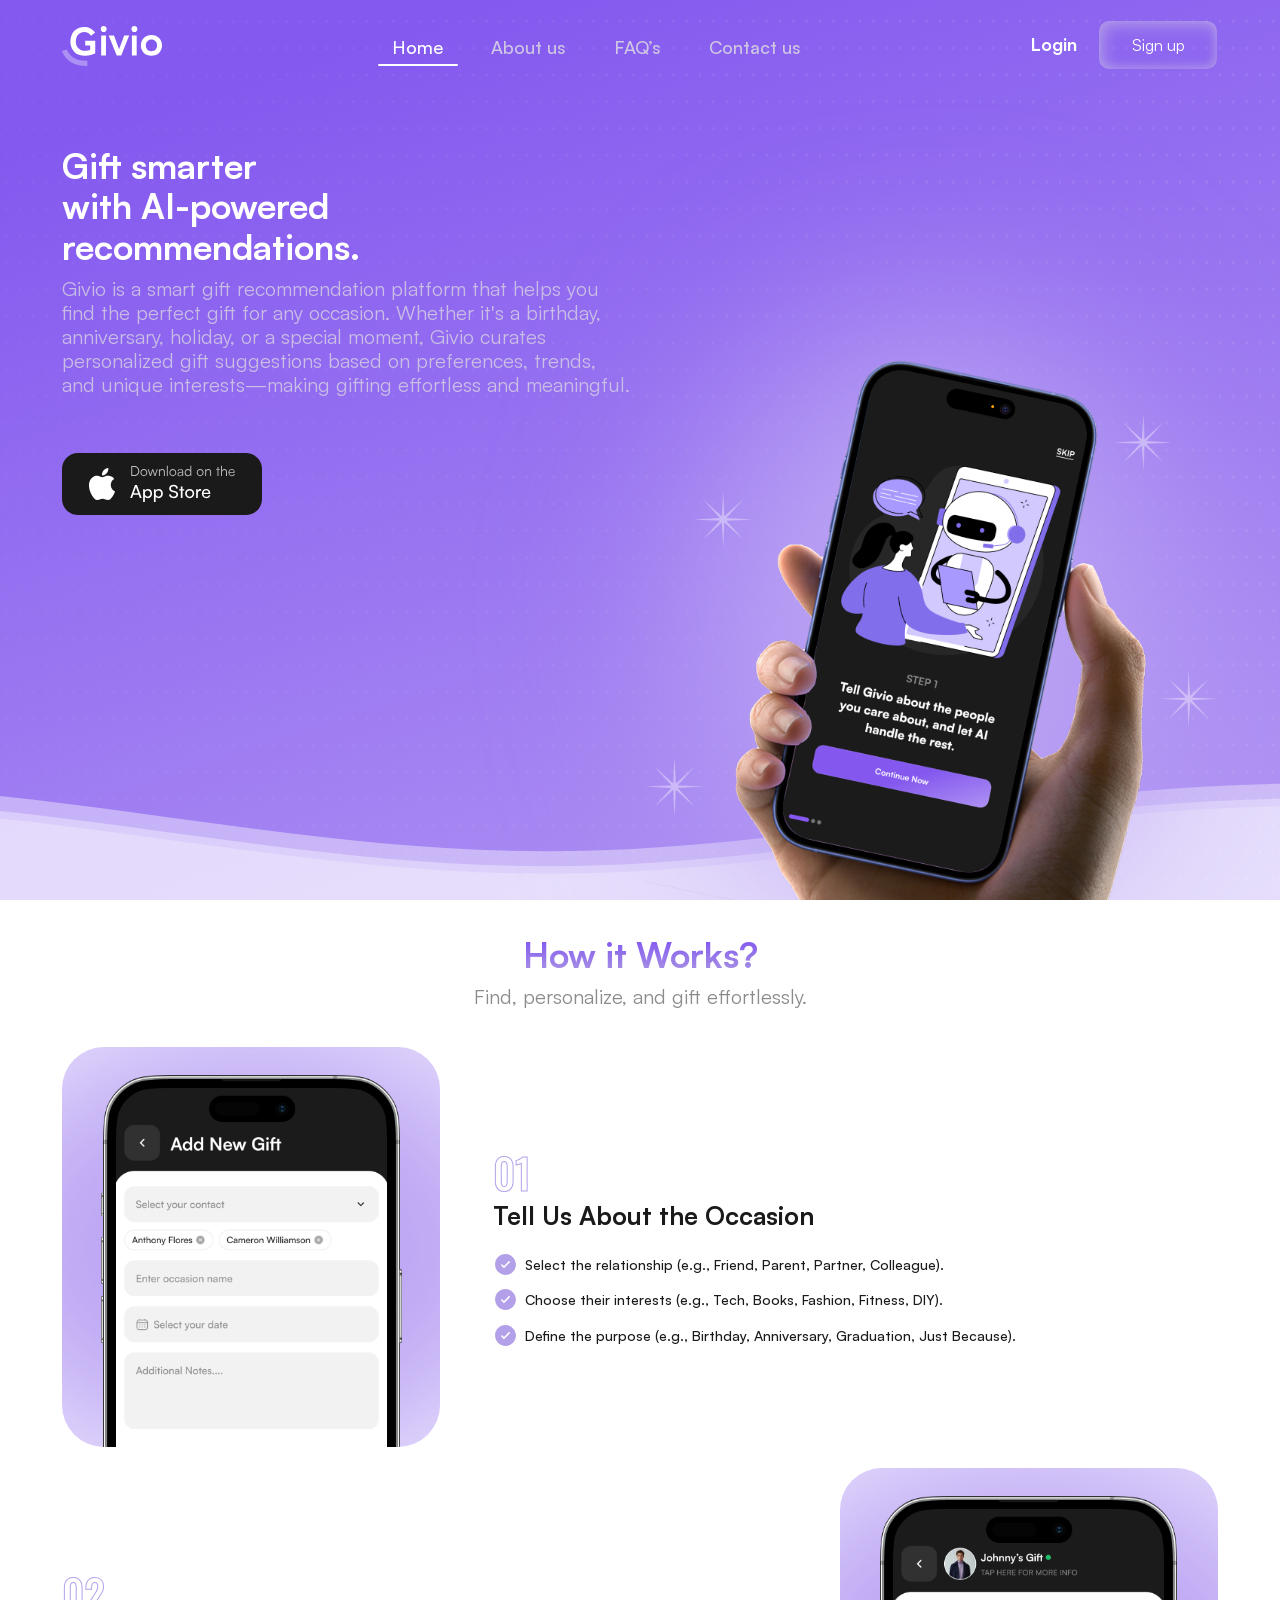
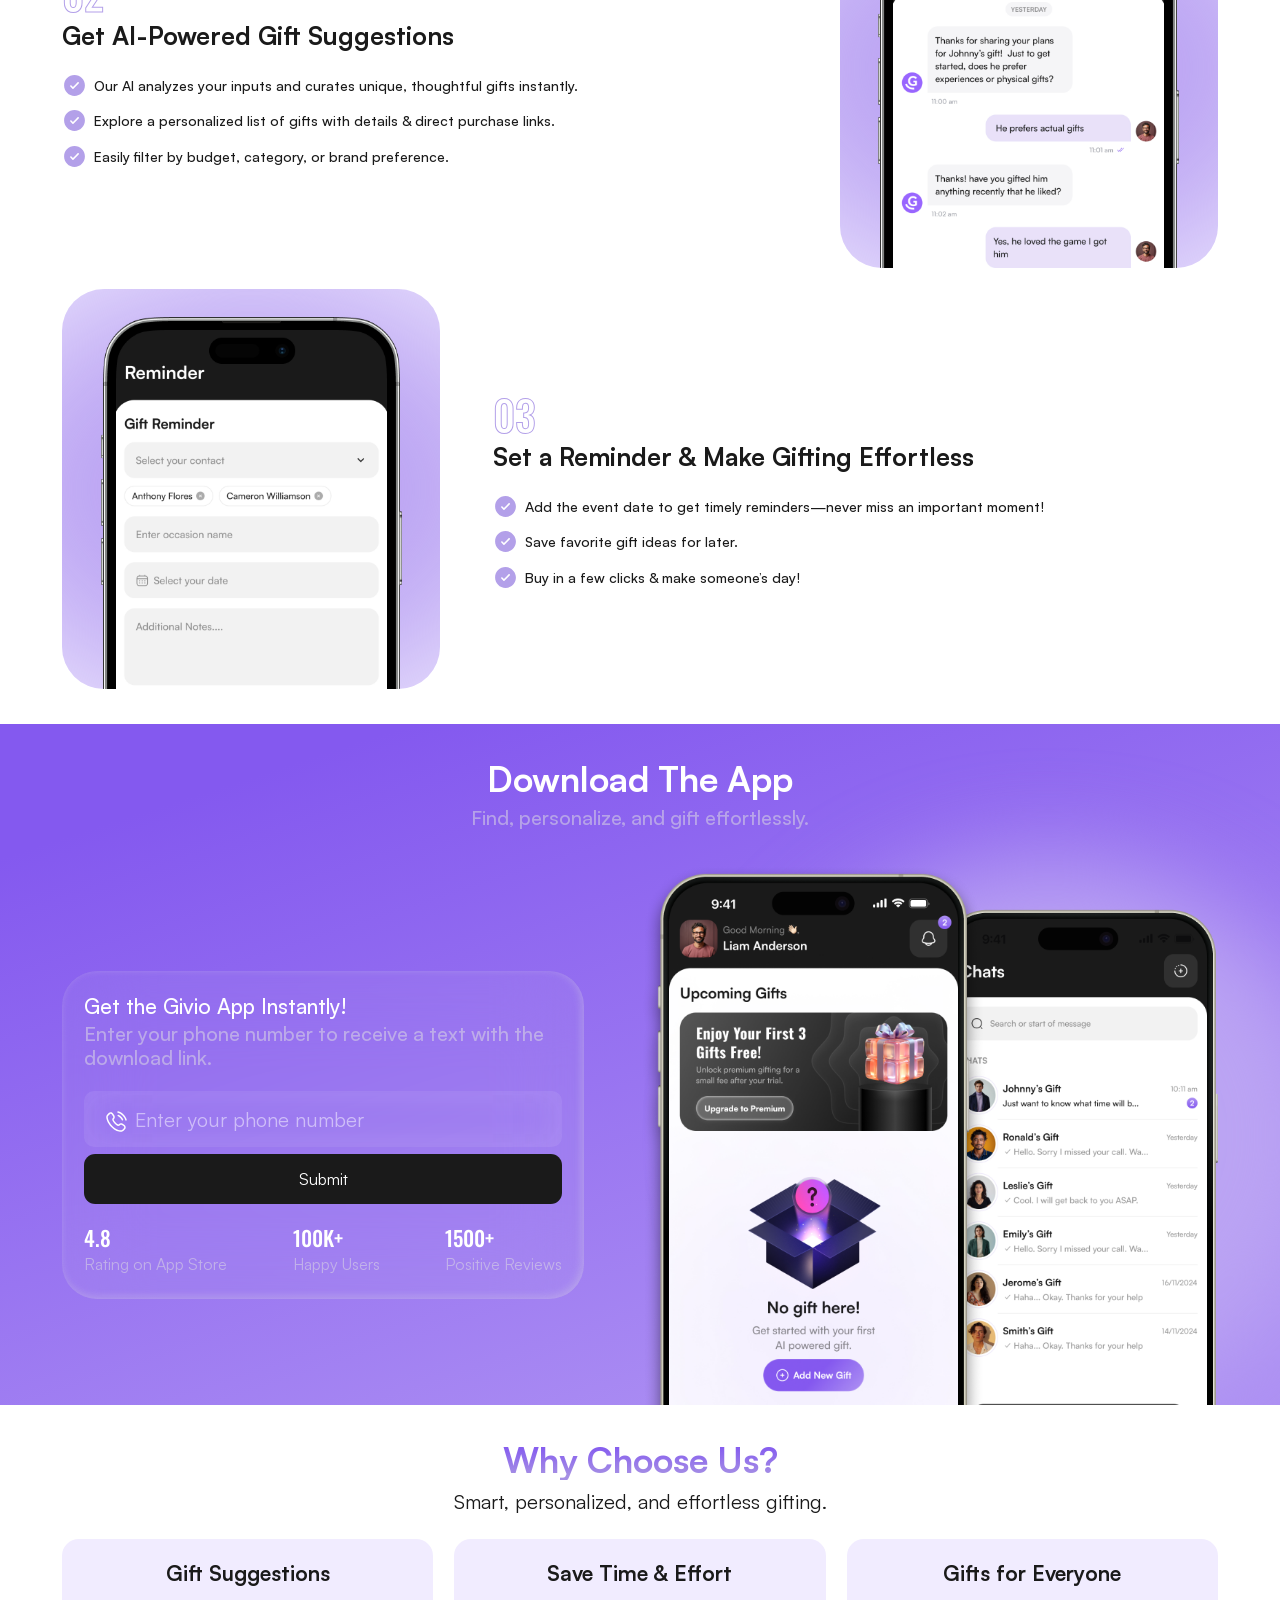
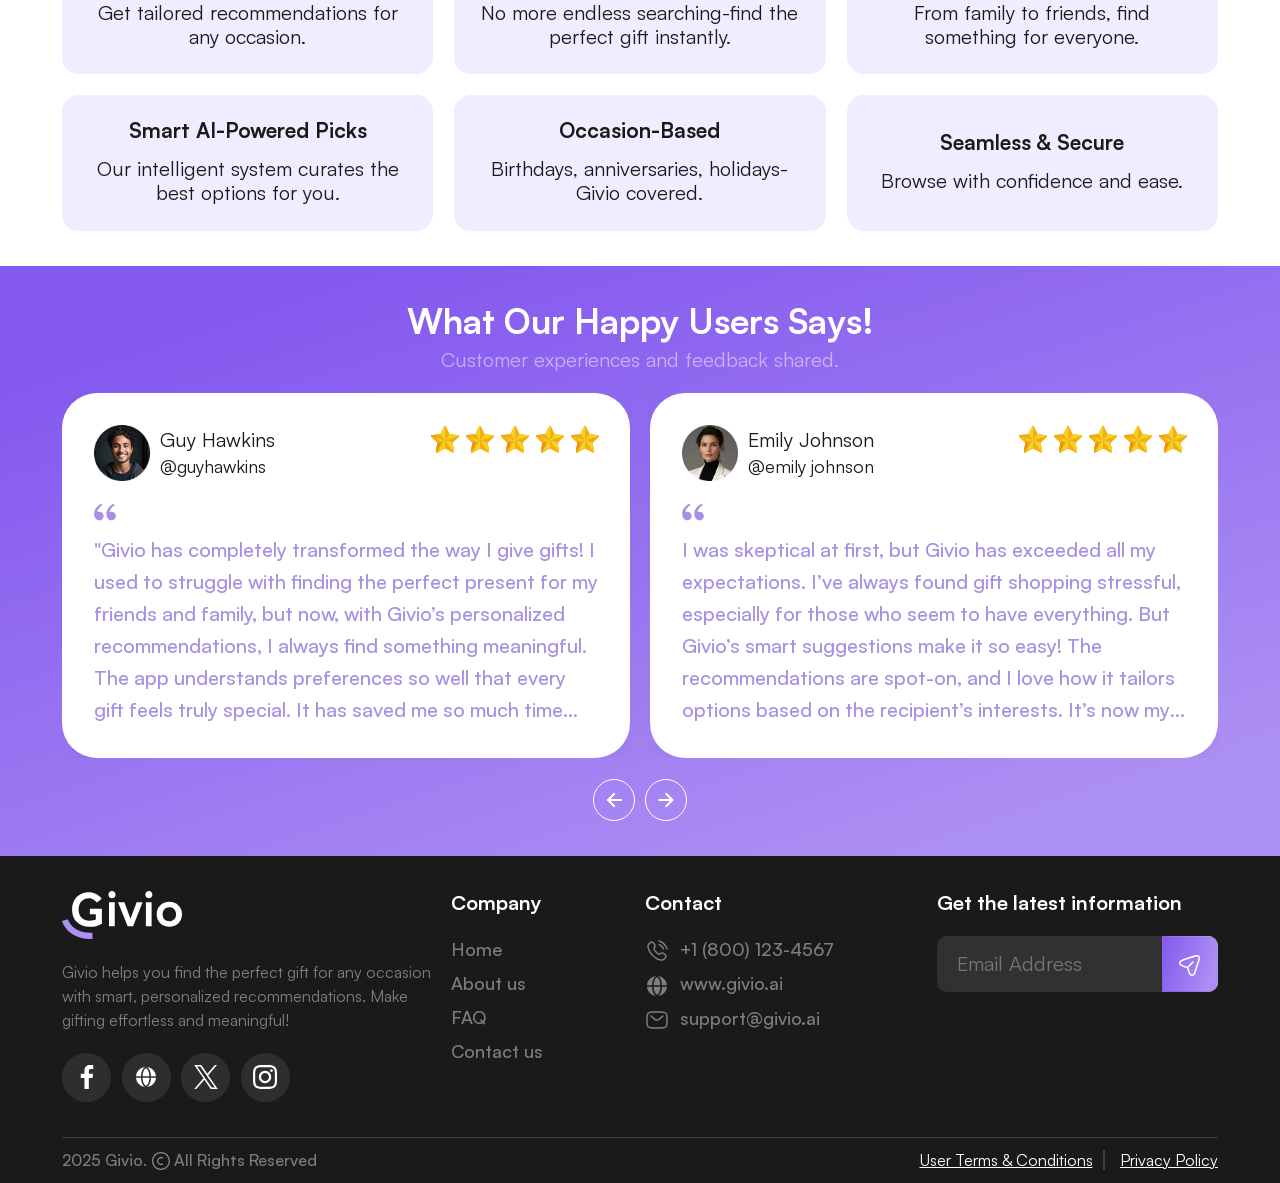
<file: index.html>
<!DOCTYPE html>
<html lang="en">
  <head>
    <meta charset="UTF-8" />
    <meta http-equiv="X-UA-Compatible" content="IE=edge" />
    <meta name="viewport" content="width=device-width, initial-scale=1.0" />
    <meta name="viewport" content="width=device-width, initial-scale=1.0" />
    <meta name="title" content="Givio - Smart Gift Recommendations" />
    <meta
      name="description"
      content="Discover the perfect gift for any occasion with Givio, the smart gift recommendation platform. Curated suggestions based on preferences, trends, and unique interests make gifting effortless and meaningful."
    />
    <meta
      name="keywords"
      content="gift recommendations, personalized gifts, smart gifting, birthday gifts, anniversary gifts, holiday gifts, special occasion gifts, curated gifts"
    />
    <meta name="author" content="Givio" />
    <meta name="robots" content="index, follow" />
    <meta property="og:title" content="Givio - Smart Gift Recommendations" />
    <meta
      property="og:description"
      content="Find the perfect gift for birthdays, holidays, and special moments with Givio. Personalized and effortless gifting made simple."
    />
    <meta property="og:image" content="" />
    <meta property="og:url" content="" />
    <meta property="og:type" content="website" />
    <meta name="twitter:card" content="summary_large_image" />
    <meta name="twitter:title" content="Givio - Smart Gift Recommendations" />
    <meta
      name="twitter:description"
      content="Givio makes finding the perfect gift effortless with curated suggestions tailored to your needs."
    />
    <meta name="twitter:image" content="" />
    <title>Home | Givio</title>
    <link rel="stylesheet" href="./assets/css/style.css" />
    <link
      rel="icon"
      type="image/png"
      href="./assets/images/favicon/favicon-96x96.png"
      sizes="96x96"
    />
    <link
      rel="icon"
      type="image/svg+xml"
      href="./assets/images/favicon/favicon.svg"
    />
    <link rel="shortcut icon" href="./assets/images/favicon/favicon.ico" />
    <link
      rel="apple-touch-icon"
      sizes="180x180"
      href="./assets/images/favicon/apple-touch-icon.png"
    />
    <link rel="manifest" href="./site.webmanifest" />
  </head>
  <body>
    <!-- HEADER STARTS -->
    <header
      class="header-section position-fixed w-100 top-0 d-flex justify-content-center align-items-center"
    >
      <div class="container">
        <div class="d-flex justify-content-between align-items-center">
          <a href="index.html" class="logo-wrap w-100">
            <img
              src="./assets/images/logo/logo.svg"
              alt="Givio"
              class="w-100 h-100"
            />
          </a>
          <nav>
            <div class="header-overlay"></div>
            <ul class="header-nav-list d-flex align-items-center">
              <li>
                <a
                  href="index.html"
                  class="header-link h5 mb-0 fw-medium active"
                  >Home</a
                >
              </li>
              <li>
                <a href="about-us.html" class="header-link h5 mb-0 fw-medium"
                  >About us</a
                >
              </li>
              <li>
                <a href="faq.html" class="header-link h5 mb-0 fw-medium"
                  >FAQ’s</a
                >
              </li>
              <li>
                <a href="contact-us.html" class="header-link h5 mb-0 fw-medium"
                  >Contact us</a
                >
              </li>
            </ul>
          </nav>
          <div class="d-flex align-items-center gap-4 gap-sm-5">
            <a href="" class="h5 mb-0 fw-bold text-white mob-btn"
              ><span class="d-none d-lg-flex">Login</span
              ><span data-icon="iconLogin" class="d-flex d-lg-none"></span
            ></a>
            <a href="" class="custom-btn white-gradient-btn text-white mob-btn"
              ><span class="d-none d-lg-flex">Sign up</span
              ><span data-icon="iconRegister" class="d-flex d-lg-none"> </span
            ></a>
            <div
              class="hamburger d-block d-lg-none z-2 cursor-pointer"
              id="hamburger"
            >
              <div class="hamburger-line"></div>
              <div class="hamburger-line"></div>
              <div class="hamburger-line"></div>
            </div>
          </div>
        </div>
      </div>
    </header>
    <!-- HEADER ENDS -->
    <!-- HERO SECTION STARTS -->
    <section
      class="hero-section bg-primary-gradient overflow-hidden position-relative"
    >
      <div class="container min-h-inherit position-relative z-2">
        <div class="row min-h-inherit">
          <div class="col-12 col-lg-6">
            <div class="hero-content-wrap section-lg-pt">
              <h1 class="secondary-title fw-bolder mb-4">
                <span class="d-block">Gift smarter</span>
                <span class="d-inline-flex align-items-center gap-3"
                  >with AI-powered
                </span>
                <span class="d-block">recommendations.</span>
              </h1>
              <p class="h4 mb-0 fw-normal">
                Givio is a smart gift recommendation platform that helps you
                find the perfect gift for any occasion. Whether it's a birthday,
                anniversary, holiday, or a special moment, Givio curates
                personalized gift suggestions based on preferences, trends, and
                unique interests—making gifting effortless and meaningful.
              </p>
              <a
                href="https://www.apple.com/in/app-store/"
                target="_blank"
                class="hero-apple-store-btn d-inline-block"
              >
                <img
                  src="./assets/images/icons/apple-store-btn.svg"
                  alt="Apple Store"
                  class="w-100"
                />
              </a>
            </div>
          </div>
          <div class="col-12 col-lg-6 align-self-end">
            <div class="hero-img-wrap ms-lg-auto mx-auto position-relative">
              <img
                src="./assets/images/covers/hero-phone.png"
                alt="Phone in Hand"
                class="w-100 h-100 position-relative z-2"
              />
            </div>
          </div>
        </div>
      </div>

      <div class="hero-dots-bg position-absolute w-100 h-100 start-0 top-0">
        <img
          src="./assets/images/background/bg-dots.png"
          alt="Dots"
          class="w-100 h-100 z-n1"
        />
      </div>
      <div class="position-absolute w-100 bottom-0">
        <span data-icon="iconWave"></span>
      </div>
    </section>
    <!-- HERO SECTION ENDS -->
    <!-- HOW IT WORKS STARTS -->
    <section class="section-lg-py">
      <div class="container">
        <div class="text-center section-lg-mb">
          <h2 class="primary-title text-primary-gradient mb-3">
            How it Works?
          </h2>
          <p class="h4 mb-0 fw-normal lh-base opacity-50">
            Find, personalize, and gift effortlessly.
          </p>
        </div>
        <div class="row gap-4 gap-md-0 align-items-center section-sm-mb">
          <div class="col-md-4">
            <div class="how-it-work-img-wrap position-relative">
              <div class="how-it-work-img w-100">
                <img
                  src="./assets/images/covers/how-it-works-phone-1.png"
                  alt="Phone"
                  class="w-100 h-100"
                />
              </div>
            </div>
          </div>
          <div class="col-md-8">
            <div class="how-it-work-content-card">
              <span class="font-bordered font-secondary h1 d-inline-block mb-2"
                >01</span
              >
              <h3 class="fw-bold mb-5">Tell Us About the Occasion</h3>
              <ul class="how-it-work-list d-flex flex-column gap-4">
                <li class="d-flex align-items-center gap-3">
                  <span
                    data-icon="circleStar"
                    class="flex-center text-light-purple"
                  ></span>
                  <p class="paragraph-sm-text mb-0">
                    Select the relationship (e.g., Friend, Parent, Partner,
                    Colleague).
                  </p>
                </li>
                <li class="d-flex align-items-center gap-3">
                  <span
                    data-icon="circleStar"
                    class="flex-center text-light-purple"
                  ></span>
                  <p class="paragraph-sm-text mb-0">
                    Choose their interests (e.g., Tech, Books, Fashion, Fitness,
                    DIY).
                  </p>
                </li>
                <li class="d-flex align-items-center gap-3">
                  <span
                    data-icon="circleStar"
                    class="flex-center text-light-purple"
                  ></span>
                  <p class="paragraph-sm-text mb-0">
                    Define the purpose (e.g., Birthday, Anniversary, Graduation,
                    Just Because).
                  </p>
                </li>
              </ul>
            </div>
          </div>
        </div>
        <div class="row gap-4 gap-md-0 align-items-center section-sm-mb">
          <div class="col-md-4 order-md-1">
            <div class="how-it-work-img-wrap position-relative">
              <div class="how-it-work-img w-100">
                <img
                  src="./assets/images/covers/how-it-works-phone-2.png"
                  alt="Phone"
                  class="w-100 h-100"
                />
              </div>
            </div>
          </div>
          <div class="col-md-8">
            <div class="how-it-work-content-card card-reverse">
              <span class="font-bordered font-secondary h1 d-inline-block mb-2"
                >02</span
              >
              <h3 class="fw-bold mb-5">Get AI-Powered Gift Suggestions</h3>
              <ul class="how-it-work-list d-flex flex-column gap-4">
                <li class="d-flex align-items-center gap-3">
                  <span
                    data-icon="circleStar"
                    class="flex-center text-light-purple"
                  ></span>
                  <p class="paragraph-sm-text mb-0">
                    Our AI analyzes your inputs and curates unique, thoughtful
                    gifts instantly.
                  </p>
                </li>
                <li class="d-flex align-items-center gap-3">
                  <span
                    data-icon="circleStar"
                    class="flex-center text-light-purple"
                  ></span>
                  <p class="paragraph-sm-text mb-0">
                    Explore a personalized list of gifts with details & direct
                    purchase links.
                  </p>
                </li>
                <li class="d-flex align-items-center gap-3">
                  <span
                    data-icon="circleStar"
                    class="flex-center text-light-purple"
                  ></span>
                  <p class="paragraph-sm-text mb-0">
                    Easily filter by budget, category, or brand preference.
                  </p>
                </li>
              </ul>
            </div>
          </div>
        </div>
        <div class="row gap-4 gap-md-0 align-items-center">
          <div class="col-md-4">
            <div class="how-it-work-img-wrap position-relative">
              <div class="how-it-work-img w-100">
                <img
                  src="./assets/images/covers/how-it-works-phone-3.png"
                  alt="Phone"
                  class="w-100 h-100"
                />
              </div>
            </div>
          </div>
          <div class="col-md-8">
            <div class="how-it-work-content-card">
              <span class="font-bordered font-secondary h1 d-inline-block mb-2"
                >03</span
              >
              <h3 class="fw-bold mb-5">
                Set a Reminder & Make Gifting Effortless
              </h3>
              <ul class="how-it-work-list d-flex flex-column gap-4">
                <li class="d-flex align-items-center gap-3">
                  <span
                    data-icon="circleStar"
                    class="flex-center text-light-purple"
                  ></span>
                  <p class="paragraph-sm-text mb-0">
                    Add the event date to get timely reminders—never miss an
                    important moment!
                  </p>
                </li>
                <li class="d-flex align-items-center gap-3">
                  <span
                    data-icon="circleStar"
                    class="flex-center text-light-purple"
                  ></span>
                  <p class="paragraph-sm-text mb-0">
                    Save favorite gift ideas for later.
                  </p>
                </li>
                <li class="d-flex align-items-center gap-3">
                  <span
                    data-icon="circleStar"
                    class="flex-center text-light-purple"
                  ></span>
                  <p class="paragraph-sm-text mb-0">
                    Buy in a few clicks & make someone’s day!
                  </p>
                </li>
              </ul>
            </div>
          </div>
        </div>
      </div>
    </section>
    <!-- HOW IT WORKS STARTS -->
    <!-- DOWNLOAD-APP SECTION START  -->
    <section
      class="download-app bg-primary-gradient section-lg-pt overflow-hidden"
    >
      <div class="container">
        <div class="download-app-wrapper">
          <h2 class="primary-title text-white text-center mb-3">
            Download The App
          </h2>
          <p class="mb-0 h4 download-app-subTitle text-center">
            Find, personalize, and gift effortlessly.
          </p>
          <div
            class="download-app-inner section-lg-pt d-flex flex-column flex-lg-row align-items-end"
          >
            <div
              class="download-app-content align-self-center white-gradient-card radius-xl"
            >
              <div>
                <h6 class="text-white mb-2 h2">Get the Givio App Instantly!</h6>
                <p class="mb-0 h4 download-app-subTitle mb-5">
                  Enter your phone number to receive a text with the download
                  link.
                </p>
                <div
                  class="transparent-input input d-flex gap-3 align-items-center"
                >
                  <span data-icon="iconCall"></span>
                  <input
                    type="number"
                    name="input"
                    placeholder="Enter your phone number"
                  />
                </div>
                <button class="custom-btn dark-btn w-100 mt-3">Submit</button>
              </div>
              <div
                class="d-flex gap-4 flex-wrap flex-lg-nowrap mt-5 justify-content-between align-items-center"
              >
                <div>
                  <h2 class="text-white font-secondary mb-1">4.8</h2>
                  <p class="download-app-subTitle mb-0">Rating on App Store</p>
                </div>
                <div>
                  <h2 class="text-white font-secondary mb-1">100K+</h2>
                  <p class="download-app-subTitle mb-0">Happy Users</p>
                </div>
                <div>
                  <h2 class="text-white font-secondary mb-1">1500+</h2>
                  <p class="download-app-subTitle mb-0">Positive Reviews</p>
                </div>
              </div>
            </div>
            <div
              class="download-app-imageWrapper mx-auto position-relative z-1"
            >
              <img
                src="./assets/images/covers/download-app-phones.png"
                alt="Download App"
                class="img-fluid w-100 object-fit-cover"
              />
            </div>
          </div>
        </div>
      </div>
    </section>
    <!-- DOWNLOAD-APP SECTION END  -->
    <!-- WHY CHOOSE US STARTS -->
    <section class="section-lg-py">
      <div class="container">
        <h2 class="primary-title mb-4 text-primary-gradient text-center">
          Why Choose Us?
        </h2>
        <h4 class="text-black-shade-70 fw-normal text-center mb-0">
          Smart, personalized, and effortless gifting.
        </h4>
        <div class="d-grid why-choose-us-card-grid-wrapper mt-5 pt-2">
          <div
            class="why-choose-us-detail-card gap-4 flex-center flex-column radius-md"
          >
            <h2 class="fw-bold text-center">Gift Suggestions</h2>
            <h3 class="text-black-shade-70 fw-normal text-center">
              Get tailored recommendations for any occasion.
            </h3>
          </div>
          <div
            class="why-choose-us-detail-card gap-4 flex-center flex-column radius-md"
          >
            <h2 class="fw-bold text-center">Save Time & Effort</h2>
            <h3 class="text-black-shade-70 fw-normal text-center">
              No more endless searching-find the perfect gift instantly.
            </h3>
          </div>
          <div
            class="why-choose-us-detail-card gap-4 flex-center flex-column radius-md"
          >
            <h2 class="fw-bold text-center">Gifts for Everyone</h2>
            <h3 class="text-black-shade-70 fw-normal text-center">
              From family to friends, find something for everyone.
            </h3>
          </div>
          <div
            class="why-choose-us-detail-card gap-4 flex-center flex-column radius-md"
          >
            <h2 class="fw-bold text-center">Smart AI-Powered Picks</h2>
            <h3 class="text-black-shade-70 fw-normal text-center">
              Our intelligent system curates the best options for you.
            </h3>
          </div>
          <div
            class="why-choose-us-detail-card gap-4 flex-center flex-column radius-md"
          >
            <h2 class="fw-bold text-center">Occasion-Based</h2>
            <h3 class="text-black-shade-70 fw-normal text-center">
              Birthdays, anniversaries, holidays-Givio covered.
            </h3>
          </div>
          <div
            class="why-choose-us-detail-card gap-4 flex-center flex-column radius-md"
          >
            <h2 class="fw-bold text-center">Seamless & Secure</h2>
            <h3 class="text-black-shade-70 fw-normal text-center">
              Browse with confidence and ease.
            </h3>
          </div>
        </div>
      </div>
    </section>
    <!-- WHY CHOOSE US ENDS -->
    <!-- FEEDBACK STARTS -->
    <section class="section-lg-py bg-primary-gradient">
      <div class="container">
        <h2 class="secondary-title text-center mb-3">
          What Our Happy Users Says!
        </h2>
        <h4 class="text-white-50 text-center mb-0 fw-normal">
          Customer experiences and feedback shared.
        </h4>
        <div class="feedback-swiper-wrapper mt-5">
          <div class="swiper feedbackSwiper">
            <div class="swiper-wrapper">
              <div class="swiper-slide">
                <div
                  class="feedback-card d-flex flex-column gap-4 radius-xl bg-white justify-content-between"
                >
                  <div
                    class="feedback-card-header d-flex align-items-start justify-content-between flex-wrap flex-lg-nowrap gap-3"
                  >
                    <div class="d-flex flex-shrink-0 align-items-center gap-4">
                      <div class="feddback-img ratio ratio-1x1 rounded-circle">
                        <img
                          class="radiun-inherit"
                          src="./assets/images//covers/feedback-one.jpg"
                          alt=""
                        />
                      </div>
                      <div>
                        <h3 class="fw-normal mb-2">Guy Hawkins</h3>
                        <h5 class="fw-normal text-black-shade-50 mb-0">
                          @guyhawkins
                        </h5>
                      </div>
                    </div>
                    <div class="d-flex align-items-center gap-3">
                      <div class="star-icon ratio ratio-1x1">
                        <img
                          src="./assets//images/icons/star.svg"
                          alt="star-icon"
                        />
                      </div>
                      <div class="star-icon ratio ratio-1x1">
                        <img
                          src="./assets//images/icons/star.svg"
                          alt="star-icon"
                        />
                      </div>
                      <div class="star-icon ratio ratio-1x1">
                        <img
                          src="./assets//images/icons/star.svg"
                          alt="star-icon"
                        />
                      </div>
                      <div class="star-icon ratio ratio-1x1">
                        <img
                          src="./assets//images/icons/star.svg"
                          alt="star-icon"
                        />
                      </div>
                      <div class="star-icon ratio ratio-1x1">
                        <img
                          src="./assets//images/icons/star.svg"
                          alt="star-icon"
                        />
                      </div>
                    </div>
                  </div>
                  <div>
                    <div
                      class="quote-icon text-dull-lavender mb-3"
                      data-icon="iconDoubleQuote"
                    ></div>
                    <p
                      class="text-dull-lavender fw-medium mb-0 h4 lh-16 text-ellipsis line-clamp-6"
                    >
                      "Givio has completely transformed the way I give gifts! I
                      used to struggle with finding the perfect present for my
                      friends and family, but now, with Givio’s personalized
                      recommendations, I always find something meaningful. The
                      app understands preferences so well that every gift feels
                      truly special. It has saved me so much time and effort-I
                      can’t imagine shopping without it!"
                    </p>
                  </div>
                </div>
              </div>
              <div class="swiper-slide">
                <div
                  class="feedback-card d-flex flex-column gap-4 radius-xl bg-white justify-content-between"
                >
                  <div
                    class="feedback-card-header d-flex align-items-start justify-content-between flex-wrap flex-lg-nowrap gap-3"
                  >
                    <div class="d-flex flex-shrink-0 align-items-center gap-4">
                      <div class="feddback-img ratio ratio-1x1 rounded-circle">
                        <img
                          class="radiun-inherit"
                          src="./assets/images//covers/feedback-two.jpg"
                          alt=""
                        />
                      </div>
                      <div>
                        <h3 class="fw-normal mb-2">Emily Johnson</h3>
                        <h5 class="fw-normal text-black-shade-50 mb-0">
                          @emily johnson
                        </h5>
                      </div>
                    </div>
                    <div class="d-flex align-items-center gap-3">
                      <div class="star-icon ratio ratio-1x1">
                        <img
                          src="./assets//images/icons/star.svg"
                          alt="star-icon"
                        />
                      </div>
                      <div class="star-icon ratio ratio-1x1">
                        <img
                          src="./assets//images/icons/star.svg"
                          alt="star-icon"
                        />
                      </div>
                      <div class="star-icon ratio ratio-1x1">
                        <img
                          src="./assets//images/icons/star.svg"
                          alt="star-icon"
                        />
                      </div>
                      <div class="star-icon ratio ratio-1x1">
                        <img
                          src="./assets//images/icons/star.svg"
                          alt="star-icon"
                        />
                      </div>
                      <div class="star-icon ratio ratio-1x1">
                        <img
                          src="./assets//images/icons/star.svg"
                          alt="star-icon"
                        />
                      </div>
                    </div>
                  </div>
                  <div>
                    <div
                      class="quote-icon text-dull-lavender mb-3"
                      data-icon="iconDoubleQuote"
                    ></div>
                    <p
                      class="text-dull-lavender fw-medium mb-0 h4 lh-16 text-ellipsis line-clamp-6"
                    >
                      I was skeptical at first, but Givio has exceeded all my
                      expectations. I’ve always found gift shopping stressful,
                      especially for those who seem to have everything. But
                      Givio’s smart suggestions make it so easy! The
                      recommendations are spot-on, and I love how it tailors
                      options based on the recipient’s interests. It’s now my
                      go-to for every birthday, holiday, and special occasion.
                    </p>
                  </div>
                </div>
              </div>
              <div class="swiper-slide">
                <div
                  class="feedback-card d-flex flex-column gap-4 radius-xl bg-white justify-content-between"
                >
                  <div
                    class="feedback-card-header d-flex align-items-start justify-content-between flex-wrap flex-lg-nowrap gap-3"
                  >
                    <div class="d-flex flex-shrink-0 align-items-center gap-4">
                      <div class="feddback-img ratio ratio-1x1 rounded-circle">
                        <img
                          class="radiun-inherit"
                          src="./assets/images//covers/feedback-one.jpg"
                          alt=""
                        />
                      </div>
                      <div>
                        <h3 class="fw-normal mb-2">Guy Hawkins</h3>
                        <h5 class="fw-normal text-black-shade-50 mb-0">
                          @guyhawkins
                        </h5>
                      </div>
                    </div>
                    <div class="d-flex align-items-center gap-3">
                      <div class="star-icon ratio ratio-1x1">
                        <img
                          src="./assets//images/icons/star.svg"
                          alt="star-icon"
                        />
                      </div>
                      <div class="star-icon ratio ratio-1x1">
                        <img
                          src="./assets//images/icons/star.svg"
                          alt="star-icon"
                        />
                      </div>
                      <div class="star-icon ratio ratio-1x1">
                        <img
                          src="./assets//images/icons/star.svg"
                          alt="star-icon"
                        />
                      </div>
                      <div class="star-icon ratio ratio-1x1">
                        <img
                          src="./assets//images/icons/star.svg"
                          alt="star-icon"
                        />
                      </div>
                      <div class="star-icon ratio ratio-1x1">
                        <img
                          src="./assets//images/icons/star.svg"
                          alt="star-icon"
                        />
                      </div>
                    </div>
                  </div>
                  <div>
                    <div
                      class="quote-icon text-dull-lavender mb-3"
                      data-icon="iconDoubleQuote"
                    ></div>
                    <p
                      class="text-dull-lavender fw-medium mb-0 h4 lh-16 text-ellipsis line-clamp-6"
                    >
                      "Givio has completely transformed the way I give gifts! I
                      used to struggle with finding the perfect present for my
                      friends and family, but now, with Givio’s personalized
                      recommendations, I always find something meaningful. The
                      app understands preferences so well that every gift feels
                      truly special. It has saved me so much time and effort-I
                      can’t imagine shopping without it!"
                    </p>
                  </div>
                </div>
              </div>
              <div class="swiper-slide">
                <div
                  class="feedback-card d-flex flex-column gap-4 radius-xl bg-white justify-content-between"
                >
                  <div
                    class="feedback-card-header d-flex align-items-start justify-content-between flex-wrap flex-lg-nowrap gap-3"
                  >
                    <div class="d-flex flex-shrink-0 align-items-center gap-4">
                      <div class="feddback-img ratio ratio-1x1 rounded-circle">
                        <img
                          class="radiun-inherit"
                          src="./assets/images//covers/feedback-two.jpg"
                          alt=""
                        />
                      </div>
                      <div>
                        <h3 class="fw-normal mb-2">Emily Johnson</h3>
                        <h5 class="fw-normal text-black-shade-50 mb-0">
                          @emily johnson
                        </h5>
                      </div>
                    </div>
                    <div class="d-flex align-items-center gap-3">
                      <div class="star-icon ratio ratio-1x1">
                        <img
                          src="./assets//images/icons/star.svg"
                          alt="star-icon"
                        />
                      </div>
                      <div class="star-icon ratio ratio-1x1">
                        <img
                          src="./assets//images/icons/star.svg"
                          alt="star-icon"
                        />
                      </div>
                      <div class="star-icon ratio ratio-1x1">
                        <img
                          src="./assets//images/icons/star.svg"
                          alt="star-icon"
                        />
                      </div>
                      <div class="star-icon ratio ratio-1x1">
                        <img
                          src="./assets//images/icons/star.svg"
                          alt="star-icon"
                        />
                      </div>
                      <div class="star-icon ratio ratio-1x1">
                        <img
                          src="./assets//images/icons/star.svg"
                          alt="star-icon"
                        />
                      </div>
                    </div>
                  </div>
                  <div>
                    <div
                      class="quote-icon text-dull-lavender mb-3"
                      data-icon="iconDoubleQuote"
                    ></div>
                    <p
                      class="text-dull-lavender fw-medium mb-0 h4 lh-16 text-ellipsis line-clamp-6"
                    >
                      I was skeptical at first, but Givio has exceeded all my
                      expectations. I’ve always found gift shopping stressful,
                      especially for those who seem to have everything. But
                      Givio’s smart suggestions make it so easy! The
                      recommendations are spot-on, and I love how it tailors
                      options based on the recipient’s interests. It’s now my
                      go-to for every birthday, holiday, and special occasion.
                    </p>
                  </div>
                </div>
              </div>
            </div>
          </div>
          <div
            class="d-flex align-items-center justify-content-center gap-4 mt-5"
          >
            <button
              class="prev-button swiper-nav-button rounded-circle flex-center"
            >
              <span class="flex-center" data-icon="iconLeftArrow"></span>
            </button>
            <button
              class="next-button swiper-nav-button rounded-circle flex-center"
            >
              <span class="flex-center" data-icon="iconRightArrow"></span>
            </button>
          </div>
        </div>
      </div>
    </section>
    <!-- FEEDBACK ENDS -->
    <!-- FOOTER STARTS -->
    <footer class="bg-black-shade">
      <div class="container">
        <div class="footer-content-info section-lg-py">
          <div class="row">
            <div class="col-12 col-md-6 col-lg-4 col-xl-4 col-xxl-4">
              <a href="./index.html" class="footer-logo w-100 d-flex">
                <img
                  class="w-100"
                  src="./assets/images/logo/logo.svg"
                  alt="logo"
                />
              </a>
              <p class="footer-text font-primary mt-4 mt-md-5 mb-0">
                Givio helps you find the perfect gift for any occasion with
                smart, personalized recommendations. Make gifting effortless and
                meaningful!
              </p>
              <div class="d-flex align-items-center gap-4 mt-4 mt-md-5">
                <a
                  href="https://www.facebook.com/"
                  target="_blank"
                  class="footer-social-icon-wrapper flex-center"
                  ><span
                    class="footer-social-icon flex-center"
                    data-icon="iconFacebook"
                  ></span
                ></a>
                <a
                  href="https://www.google.com/"
                  target="_blank"
                  class="footer-social-icon-wrapper flex-center"
                  ><span
                    class="footer-social-icon flex-center"
                    data-icon="iconGlobal"
                  ></span
                ></a>
                <a
                  href="https://x.com/"
                  target="_blank"
                  class="footer-social-icon-wrapper flex-center"
                  ><span
                    class="footer-social-icon flex-center"
                    data-icon="iconX"
                  ></span
                ></a>
                <a
                  href="https://www.instagram.com/"
                  target="_blank"
                  class="footer-social-icon-wrapper flex-center"
                  ><span
                    class="footer-social-icon flex-center"
                    data-icon="iconInstagram"
                  ></span
                ></a>
              </div>
            </div>
            <div class="col-12 col-sm-6 col-md-3 col-lg-2 col-xl-2 col-xxl-2">
              <div class="mt-5 mt-md-0">
                <h4 class="text-white fw-bold mb-0">Company</h4>
                <div
                  class="mt-4 mt-md-5 d-flex flex-column gap-3 footer-link-wrapper"
                >
                  <a href="./index.html" class="fw-medium p big">Home</a>
                  <a href="./about-us.html" class="fw-medium p big">About us</a>
                  <a href="./faq.html" class="fw-medium p big">FAQ</a>
                  <a href="./contact-us.html" class="fw-medium p big"
                    >Contact us</a
                  >
                </div>
              </div>
            </div>
            <div class="col-12 col-sm-6 col-md-3 col-lg-3 col-xl-3 col-xxl-2">
              <div class="mt-5 mt-md-0">
                <h4 class="text-white fw-bold mb-0">Contact</h4>
                <div
                  class="mt-4 mt-md-5 d-flex flex-column gap-3 footer-link-wrapper"
                >
                  <a
                    href="tel:+1 (800) 123-4567"
                    class="d-flex align-center gap-4 fw-medium p big"
                    ><span data-icon="iconCall"></span>+1 (800) 123-4567</a
                  >
                  <a
                    href="https://www.google.com/"
                    target="_blank"
                    class="d-flex align-center gap-4 fw-medium p big"
                    ><span data-icon="iconGlobal"></span>www.givio.ai</a
                  >
                  <a
                    href="mailto:info@"
                    class="d-flex align-center gap-4 fw-medium p big"
                    ><span data-icon="iconMail"></span>support@givio.ai</a
                  >
                </div>
              </div>
            </div>
            <div class="col-12 col-md-6 col-lg-3 col-xl-3 col-xxl-4">
              <div class="mt-5 mt-lg-0">
                <h4 class="text-white fw-bold mb-0">
                  Get the latest information
                </h4>
                <div class="mt-4 mt-md-5">
                  <div
                    class="dark-input input d-flex gap-3 align-items-center position-relative overflow-hidden"
                  >
                    <input
                      type="text"
                      name="input"
                      placeholder="Email Address"
                    />
                    <button
                      class="custom-btn purple-gradient-btn email-submit-btn position-absolute end-0"
                    >
                      <span data-icon="iconTelegram"></span>
                    </button>
                  </div>
                </div>
              </div>
            </div>
          </div>
        </div>
      </div>
      <div class="copyright-content">
        <div class="container">
          <div class="copyright-content-info py-4">
            <div
              class="d-flex align-items-center justify-content-center justify-content-md-between flex-wrap flex-md-nowrap gap-3"
            >
              <h6 class="footer-text mb-0 d-flex align-items-center gap-2">
                2025 Givio. <span data-icon="iconCopyright"></span> All Rights
                Reserved
              </h6>
              <div class="terms-and-conditions">
                <ul class="d-flex align-items-center gap-2">
                  <li class="terms-link position-relative p">
                    <a
                      href="javascript:void(0)"
                      class="text-decoration-underline"
                      >User Terms & Conditions</a
                    >
                  </li>
                  <li class="terms-link position-relative p">
                    <a
                      href="javascript:void(0)"
                      class="text-decoration-underline"
                      >Privacy Policy</a
                    >
                  </li>
                </ul>
              </div>
            </div>
          </div>
        </div>
      </div>
    </footer>
    <!-- FOOTER ENDS -->
    <script src="./assets/js/swiper-bundle.min.js"></script>
    <script src="./assets/js/bootstrap.bundle.min.js"></script>
    <script src="./assets/js/icons.js"></script>
    <script src="./assets/js/custom.js"></script>
  </body>
</html>
</file>
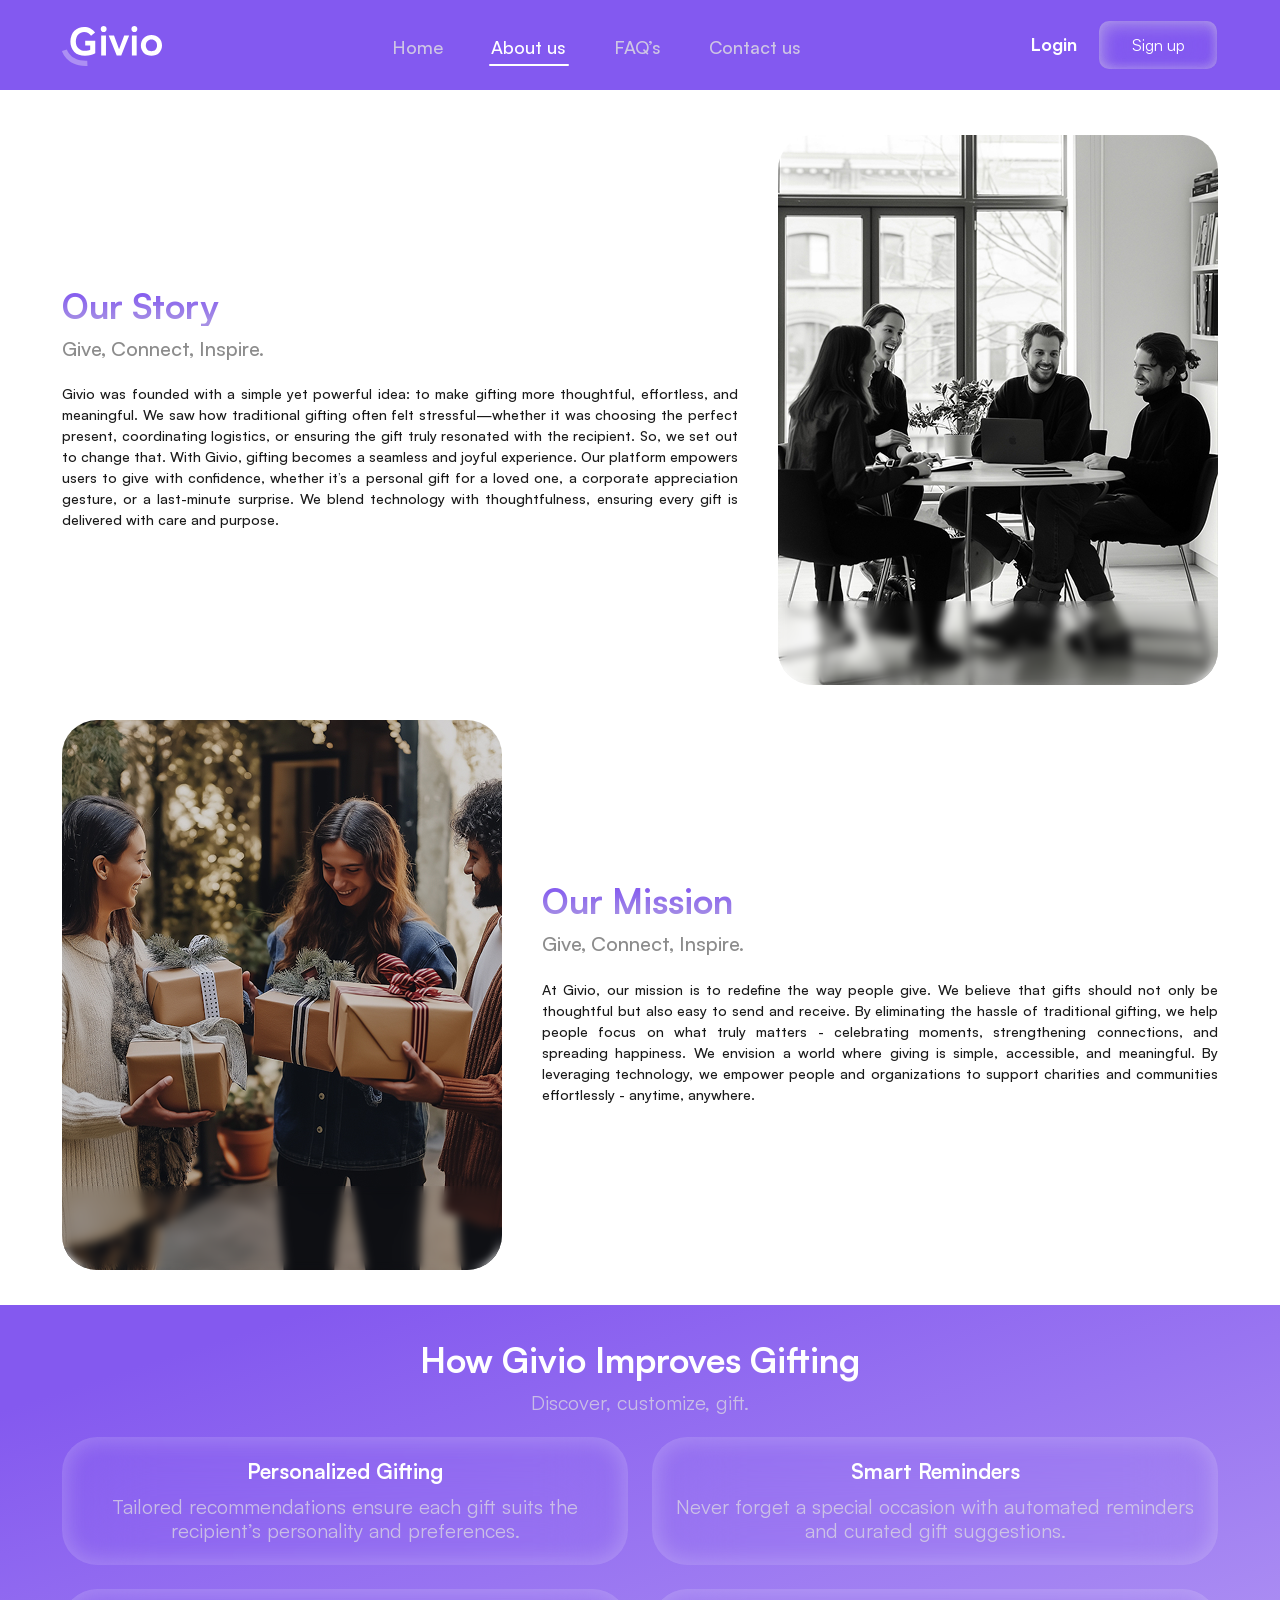
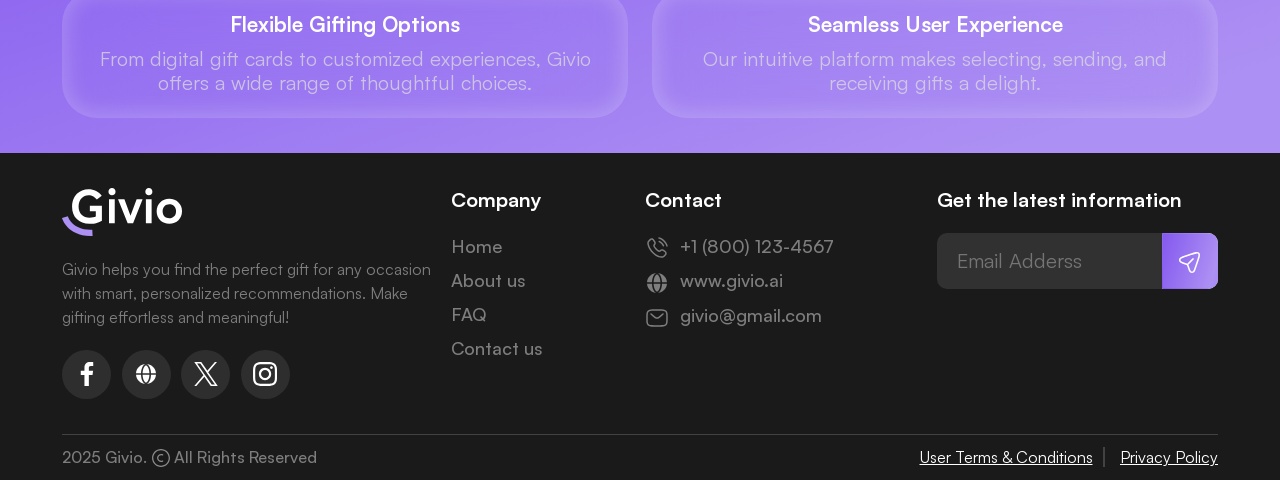
<file: about-us.html>
<!DOCTYPE html>
<html lang="en">
  <head>
    <meta charset="UTF-8" />
    <meta http-equiv="X-UA-Compatible" content="IE=edge" />
    <meta name="viewport" content="width=device-width, initial-scale=1.0" />
    <meta name="viewport" content="width=device-width, initial-scale=1.0" />
    <meta name="title" content="Givio - Smart Gift Recommendations" />
    <meta
      name="description"
      content="Discover the perfect gift for any occasion with Givio, the smart gift recommendation platform. Curated suggestions based on preferences, trends, and unique interests make gifting effortless and meaningful."
    />
    <meta
      name="keywords"
      content="gift recommendations, personalized gifts, smart gifting, birthday gifts, anniversary gifts, holiday gifts, special occasion gifts, curated gifts"
    />
    <meta name="author" content="Givio" />
    <meta name="robots" content="index, follow" />
    <meta property="og:title" content="Givio - Smart Gift Recommendations" />
    <meta
      property="og:description"
      content="Find the perfect gift for birthdays, holidays, and special moments with Givio. Personalized and effortless gifting made simple."
    />
    <meta property="og:image" content="" />
    <meta property="og:url" content="" />
    <meta property="og:type" content="website" />
    <meta name="twitter:card" content="summary_large_image" />
    <meta name="twitter:title" content="Givio - Smart Gift Recommendations" />
    <meta
      name="twitter:description"
      content="Givio makes finding the perfect gift effortless with curated suggestions tailored to your needs."
    />
    <meta name="twitter:image" content="" />
    <title>About Us | Givio</title>
    <link rel="stylesheet" href="./assets/css/style.css" />
    <link
      rel="icon"
      type="image/png"
      href="./assets/images/favicon/favicon-96x96.png"
      sizes="96x96"
    />
    <link
      rel="icon"
      type="image/svg+xml"
      href="./assets/images/favicon/favicon.svg"
    />
    <link rel="shortcut icon" href="./assets/images/favicon/favicon.ico" />
    <link
      rel="apple-touch-icon"
      sizes="180x180"
      href="./assets/images/favicon/apple-touch-icon.png"
    />
    <link rel="manifest" href="./site.webmanifest" />
  </head>
  <body>
    <!-- HEADER STARTS -->
    <header
      class="header-section position-fixed w-100 top-0 d-flex justify-content-center align-items-center header-bg"
    >
      <div class="container">
        <div class="d-flex justify-content-between align-items-center">
          <a href="index.html" class="logo-wrap w-100">
            <img
              src="./assets/images/logo/logo.svg"
              alt="Givio"
              class="w-100 h-100"
            />
          </a>
          <nav>
            <div class="header-overlay"></div>
            <ul class="header-nav-list d-flex align-items-center">
              <li>
                <a href="index.html" class="header-link h5 mb-0 fw-medium"
                  >Home</a
                >
              </li>
              <li>
                <a
                  href="about-us.html"
                  class="header-link h5 mb-0 fw-medium active"
                  >About us</a
                >
              </li>
              <li>
                <a href="faq.html" class="header-link h5 mb-0 fw-medium"
                  >FAQ’s</a
                >
              </li>
              <li>
                <a href="contact-us.html" class="header-link h5 mb-0 fw-medium"
                  >Contact us</a
                >
              </li>
            </ul>
          </nav>
          <div class="d-flex align-items-center gap-4 gap-sm-5">
            <a href="" class="h5 mb-0 fw-bold text-white mob-btn"
              ><span class="d-none d-lg-flex">Login</span
              ><span data-icon="iconLogin" class="d-flex d-lg-none"></span
            ></a>
            <a href="" class="custom-btn white-gradient-btn text-white mob-btn"
              ><span class="d-none d-lg-flex">Sign up</span
              ><span data-icon="iconRegister" class="d-flex d-lg-none"> </span
            ></a>
            <div
              class="hamburger d-block d-lg-none z-2 cursor-pointer"
              id="hamburger"
            >
              <div class="hamburger-line"></div>
              <div class="hamburger-line"></div>
              <div class="hamburger-line"></div>
            </div>
          </div>
        </div>
      </div>
    </header>
    <!-- HEADER ENDS -->
    <!-- HERO SECTION  -->
    <section class="about-us-section section-lg-pb section-top-spacing">
      <div class="container">
        <div
          class="about-wrapper d-flex align-items-center section-lg-mb flex-xl-row-reverse flex-column-reverse"
        >
          <div
            class="about-imageWrapper ratio overflow-hidden position-relative radius-xl"
          >
            <img
              class="about-image w-100 h-100 object-fit-cover"
              src="./assets/images/covers/our-story.jpg"
              alt="Our Story"
            />
          </div>
          <div class="about-detail w-100">
            <div
              class="text-start d-flex flex-column gap-sm-4 gap-3 section-md-mb"
            >
              <h1 class="primary-title text-start mb-0 text-primary-gradient">
                Our Story
              </h1>
              <h4 class="title-sub-text mb-0">Give, Connect, Inspire.</h4>
            </div>
            <h3 class="paragraph-sm-text text-justify pb-0">
              Givio was founded with a simple yet powerful idea: to make gifting
              more thoughtful, effortless, and meaningful. We saw how
              traditional gifting often felt stressful—whether it was choosing
              the perfect present, coordinating logistics, or ensuring the gift
              truly resonated with the recipient. So, we set out to change that.
              With Givio, gifting becomes a seamless and joyful experience. Our
              platform empowers users to give with confidence, whether it’s a
              personal gift for a loved one, a corporate appreciation gesture,
              or a last-minute surprise. We blend technology with
              thoughtfulness, ensuring every gift is delivered with care and
              purpose.
            </h3>
          </div>
        </div>
        <div
          class="about-wrapper d-flex flex-column-reverse flex-xl-row align-items-center"
        >
          <div class="about-imageWrapper ratio overflow-hidden position-relative
          radius-xl"">
          <img
            class="about-image w-100 h-100 object-fit-cover"
            src="./assets/images/covers/our-mission.jpg"
            alt="Our Mission"
          />
        </div>
        <div class="about-detail w-100">
          <div
            class="text-start d-flex flex-column gap-sm-4 gap-3 section-md-mb"
          >
            <h1 class="primary-title text-start mb-0 text-primary-gradient">
              Our Mission
            </h1>
            <h4 class="title-sub-text mb-0">Give, Connect, Inspire.</h4>
          </div>
          <h3 class="paragraph-sm-text text-justify pb-0">
            At Givio, our mission is to redefine the way people give. We believe
            that gifts should not only be thoughtful but also easy to send and
            receive. By eliminating the hassle of traditional gifting, we help
            people focus on what truly matters - celebrating moments,
            strengthening connections, and spreading happiness. We envision a
            world where giving is simple, accessible, and meaningful. By
            leveraging technology, we empower people and organizations to
            support charities and communities effortlessly - anytime, anywhere.
          </h3>
        </div>
      </div>
    </section>
    <!-- GIVIO IMPROVE GIFTING SECTION  -->
    <section class="gift-section bg-primary-gradient section-lg-py">
      <div class="container">
        <!-- TITLE WRAPPER  -->
        <div
          class="d-flex flex-column gap-4 section-md-mb text-center section-lg-mb"
        >
          <h2 class="secondary-title mb-0">How Givio Improves Gifting</h2>
          <h4 class="mb-0 text-white-70 fw-normal">
            Discover, customize, gift.
          </h4>
        </div>
        <!-- CARDS  -->
        <div class="about-card-wrapper d-grid">
          <div
            class="inner-shadow-card radius-xl section-md-py gap-4 section-md-px d-flex flex-column justify-content-center align-items-center"
          >
            <h2 class="text-white fw-bold mb-0">Personalized Gifting</h2>
            <h3 class="mb-0 text-white-70 fw-normal text-center">
              Tailored recommendations ensure each gift suits the recipient’s
              personality and preferences.
            </h3>
          </div>
          <div
            class="inner-shadow-card radius-xl section-md-py gap-4 section-md-px d-flex flex-column justify-content-center align-items-center"
          >
            <h2 class="text-white fw-bold mb-0">Smart Reminders</h2>
            <h3 class="mb-0 text-white-70 fw-normal text-center">
              Never forget a special occasion with automated reminders and
              curated gift suggestions.
            </h3>
          </div>
          <div
            class="inner-shadow-card radius-xl section-md-py gap-4 section-md-px d-flex flex-column justify-content-center align-items-center"
          >
            <h2 class="text-white fw-bold mb-0">Flexible Gifting Options</h2>
            <h3 class="mb-0 text-white-70 fw-normal text-center">
              From digital gift cards to customized experiences, Givio offers a
              wide range of thoughtful choices.
            </h3>
          </div>
          <div
            class="inner-shadow-card radius-xl section-md-py gap-4 section-md-px d-flex flex-column justify-content-center align-items-center"
          >
            <h2 class="text-white fw-bold mb-0">Seamless User Experience</h2>
            <h3 class="mb-0 text-white-70 fw-normal text-center">
              Our intuitive platform makes selecting, sending, and receiving
              gifts a delight.
            </h3>
          </div>
        </div>
      </div>
    </section>
    <!-- FOOTER STARTS -->
    <footer class="bg-black-shade">
      <div class="container">
        <div class="footer-content-info section-lg-py">
          <div class="row">
            <div class="col-12 col-md-6 col-lg-4 col-xl-4 col-xxl-4">
              <a href="javascript:void(0)" class="footer-logo w-100 d-flex">
                <img
                  class="w-100"
                  src="./assets/images/logo/logo.svg"
                  alt="logo"
                />
              </a>
              <p class="footer-text font-primary mt-4 mt-md-5 mb-0">
                Givio helps you find the perfect gift for any occasion with
                smart, personalized recommendations. Make gifting effortless and
                meaningful!
              </p>
              <div class="d-flex align-items-center gap-4 mt-4 mt-md-5">
                <a
                  href="https://www.facebook.com/"
                  target="_blank"
                  class="footer-social-icon-wrapper flex-center"
                  ><span
                    class="footer-social-icon flex-center"
                    data-icon="iconFacebook"
                  ></span
                ></a>
                <a
                  href="https://www.google.com/"
                  target="_blank"
                  class="footer-social-icon-wrapper flex-center"
                  ><span
                    class="footer-social-icon flex-center"
                    data-icon="iconGlobal"
                  ></span
                ></a>
                <a
                  href="https://x.com/"
                  target="_blank"
                  class="footer-social-icon-wrapper flex-center"
                  ><span
                    class="footer-social-icon flex-center"
                    data-icon="iconX"
                  ></span
                ></a>
                <a
                  href="https://www.instagram.com/"
                  target="_blank"
                  class="footer-social-icon-wrapper flex-center"
                  ><span
                    class="footer-social-icon flex-center"
                    data-icon="iconInstagram"
                  ></span
                ></a>
              </div>
            </div>
            <div class="col-12 col-sm-6 col-md-3 col-lg-2 col-xl-2 col-xxl-2">
              <div class="mt-5 mt-md-0">
                <h4 class="text-white fw-bold mb-0">Company</h4>
                <div
                  class="mt-4 mt-md-5 d-flex flex-column gap-3 footer-link-wrapper"
                >
                  <a href="./index.html" class="fw-medium p big">Home</a>
                  <a href="./about-us.html" class="fw-medium p big"
                    >About us</a
                  >
                  <a href="./faq.html" class="fw-medium p big">FAQ</a>
                  <a href="./contact-us.html" class="fw-medium p big"
                    >Contact us</a
                  >
                </div>
              </div>
            </div>
            <div class="col-12 col-sm-6 col-md-3 col-lg-3 col-xl-3 col-xxl-2">
              <div class="mt-5 mt-md-0">
                <h4 class="text-white fw-bold mb-0">Contact</h4>
                <div
                  class="mt-4 mt-md-5 d-flex flex-column gap-3 footer-link-wrapper"
                >
                  <a
                    href="tel:+1 (800) 123-4567"
                    class="d-flex align-center gap-4 fw-medium p big"
                    ><span data-icon="iconCall"></span>+1 (800) 123-4567</a
                  >
                  <a
                    href="https://www.google.com/"
                    target="_blank"
                    class="d-flex align-center gap-4 fw-medium p big"
                    ><span data-icon="iconGlobal"></span>www.givio.ai</a
                  >
                  <a
                    href="mailto:givio@gmail.com"
                    class="d-flex align-center gap-4 fw-medium p big"
                    ><span data-icon="iconMail"></span>givio@gmail.com</a
                  >
                </div>
              </div>
            </div>
            <div class="col-12 col-md-6 col-lg-3 col-xl-3 col-xxl-4">
              <div class="mt-5 mt-lg-0">
                <h4 class="text-white fw-bold mb-0">
                  Get the latest information
                </h4>
                <div class="mt-4 mt-md-5">
                  <div
                    class="dark-input input d-flex gap-3 align-items-center position-relative overflow-hidden"
                  >
                    <input
                      type="text"
                      name="input"
                      placeholder="Email Adderss"
                    />
                    <button
                      class="custom-btn purple-gradient-btn email-submit-btn position-absolute end-0"
                    >
                      <span data-icon="iconTelegram"></span>
                    </button>
                  </div>
                </div>
              </div>
            </div>
          </div>
        </div>
      </div>
      <div class="copyright-content">
        <div class="container">
          <div class="copyright-content-info py-4">
            <div
              class="d-flex align-items-center justify-content-center justify-content-md-between flex-wrap flex-md-nowrap gap-3"
            >
              <h6 class="footer-text mb-0 d-flex align-items-center gap-2">
                2025 Givio. <span data-icon="iconCopyright"></span> All Rights
                Reserved
              </h6>
              <div class="terms-and-conditions">
                <ul class="d-flex align-items-center gap-2">
                  <li class="terms-link position-relative p">
                    <a
                      href="javascript:void(0)"
                      class="text-decoration-underline"
                      >User Terms & Conditions</a
                    >
                  </li>
                  <li class="terms-link position-relative p">
                    <a
                      href="javascript:void(0)"
                      class="text-decoration-underline"
                      >Privacy Policy</a
                    >
                  </li>
                </ul>
              </div>
            </div>
          </div>
        </div>
      </div>
    </footer>
    <!-- FOOTER ENDS -->
    <!-- SCRIPTS  -->
    <script src="./assets/js/swiper-bundle.min.js"></script>
    <script src="./assets/js/bootstrap.bundle.min.js"></script>
    <script src="./assets/js/icons.js"></script>
    <script src="./assets/js/custom.js"></script>
  </body>
</html>
</file>
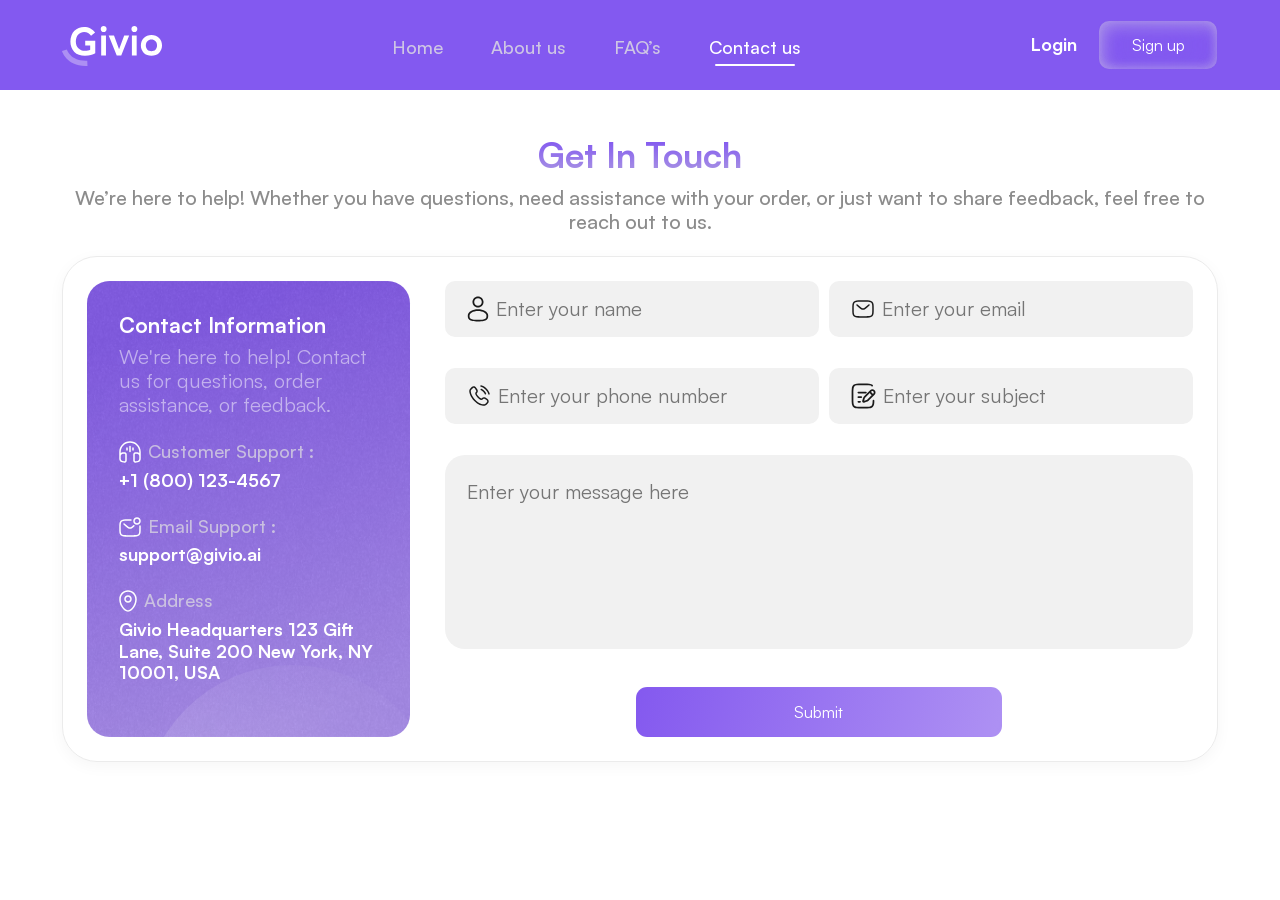
<file: contact-us.html>
<!DOCTYPE html>
<html lang="en">
  <head>
    <meta charset="UTF-8" />
    <meta http-equiv="X-UA-Compatible" content="IE=edge" />
    <meta name="viewport" content="width=device-width, initial-scale=1.0" />
    <meta name="title" content="Givio - Smart Gift Recommendations" />
    <meta
      name="description"
      content="Discover the perfect gift for any occasion with Givio, the smart gift recommendation platform. Curated suggestions based on preferences, trends, and unique interests make gifting effortless and meaningful."
    />
    <meta
      name="keywords"
      content="gift recommendations, personalized gifts, smart gifting, birthday gifts, anniversary gifts, holiday gifts, special occasion gifts, curated gifts"
    />
    <meta name="author" content="Givio" />
    <meta name="robots" content="index, follow" />
    <meta property="og:title" content="Givio - Smart Gift Recommendations" />
    <meta
      property="og:description"
      content="Find the perfect gift for birthdays, holidays, and special moments with Givio. Personalized and effortless gifting made simple."
    />
    <meta property="og:image" content="" />
    <meta property="og:url" content="" />
    <meta property="og:type" content="website" />
    <meta name="twitter:card" content="summary_large_image" />
    <meta name="twitter:title" content="Givio - Smart Gift Recommendations" />
    <meta
      name="twitter:description"
      content="Givio makes finding the perfect gift effortless with curated suggestions tailored to your needs."
    />
    <meta name="twitter:image" content="" />
    <title>Contact Us | Givio</title>
    <link rel="stylesheet" href="./assets/css/style.css" />
    <link
      rel="icon"
      type="image/png"
      href="./assets/images/favicon/favicon-96x96.png"
      sizes="96x96"
    />
    <link
      rel="icon"
      type="image/svg+xml"
      href="./assets/images/favicon/favicon.svg"
    />
    <link rel="shortcut icon" href="./assets/images/favicon/favicon.ico" />
    <link
      rel="apple-touch-icon"
      sizes="180x180"
      href="./assets/images/favicon/apple-touch-icon.png"
    />
    <link rel="manifest" href="./site.webmanifest" />
  </head>
  <body>
    <!-- HEADER STARTS -->
    <header class="header-section position-fixed w-100 top-0 d-flex justify-content-center align-items-center header-bg">
      <div class="container">
        <div class="d-flex justify-content-between align-items-center">
          <a href="index.html" class="logo-wrap w-100">
            <img src="./assets/images/logo/logo.svg" alt="Givio" class="w-100 h-100" />
          </a>
          <nav>
            <div class="header-overlay"></div>
            <ul class="header-nav-list d-flex align-items-center">
              <li><a href="index.html" class="header-link h5 mb-0 fw-medium">Home</a></li>
              <li><a href="about-us.html" class="header-link h5 mb-0 fw-medium">About us</a></li>
              <li><a href="faq.html" class="header-link h5 mb-0 fw-medium">FAQ’s</a></li>
              <li><a href="contact-us.html" class="header-link h5 mb-0 fw-medium active">Contact us</a></li>
            </ul>
          </nav>
          <div class="d-flex align-items-center gap-4 gap-sm-5">
            <a href="" class="h5 mb-0 fw-bold text-white mob-btn"><span class="d-none d-lg-flex">Login</span><span data-icon="iconLogin" class="d-flex d-lg-none"></span></a>
            <a href="" class="custom-btn white-gradient-btn text-white mob-btn"><span class="d-none d-lg-flex">Sign up</span><span data-icon="iconRegister" class="d-flex d-lg-none"> </span></a>
            <div class="hamburger d-block d-lg-none z-2 cursor-pointer" id="hamburger">
              <div class="hamburger-line"></div>
              <div class="hamburger-line"></div>
              <div class="hamburger-line"></div>
            </div>
          </div>
        </div>
      </div>
    </header>
    <!-- HEADER ENDS -->

    <!-- HERO SECTION -->
    <section class="contace-section section-lg-pb section-top-spacing">
      <div class="container">
        <div class="text-start d-flex flex-column gap-4 section-md-mb align-items-center justify-content-center">
          <h1 class="primary-title text-start mb-0 text-primary-gradient">Get In Touch</h1>
          <h4 class="title-sub-text mb-0 text-center">We’re here to help! Whether you have questions, need assistance with your order, or just want to share feedback, feel free to reach out to us.</h4>
        </div>

        <div>
          <div class="contact-wrapper d-flex radius-xl flex-column-reverse flex-xl-row">
            <div class="contact-info-card position-relative d-flex flex-column radius-lg bg-primary-gradient">
              <div class="contact-info-card-wrapper z-1 d-flex flex-column">
                <div class="d-flex flex-column gap-3">
                  <h2 class="text-white fw-bold mb-0">Contact Information</h2>
                  <h4 class="mb-0 text-white-50 fw-normal">We're here to help! Contact us for questions, order assistance, or feedback.</h4>
                </div>
                <div class="d-flex flex-column gap-3">
                  <span class="d-flex align-items-center gap-3">
                    <span class="flex-center text-white" data-icon="iconCustomerSupport"></span>
                    <h5 class="mb-0 text-white-70 fw-medium">Customer Support :</h5>
                  </span>
                  <h5 class="mb-0 text-white fw-bold">+1 (800) 123-4567</h5>
                </div>
                <div class="d-flex flex-column gap-3">
                  <span class="d-flex align-items-center gap-3">
                    <span class="flex-center text-white" data-icon="iconMailSupport"></span>
                    <h5 class="mb-0 text-white-70 fw-medium">Email Support :</h5>
                  </span>
                  <h5 class="mb-0 text-white fw-bold">support@givio.ai</h5>
                </div>
                <div class="d-flex flex-column gap-3">
                  <span class="d-flex align-items-center gap-3">
                    <span class="flex-center text-white" data-icon="iconLocation"></span>
                    <h5 class="mb-0 text-white-70 fw-medium">Address</h5>
                  </span>
                  <h5 class="mb-0 text-white fw-bold">Givio Headquarters 123 Gift Lane, Suite 200 New York, NY 10001, USA</h5>
                </div>
              </div>
            </div>

            <!-- FORM START -->
            <div class="contact-form align-items-center d-flex">
              <div class="d-flex flex-column">
                <form class="row contact-form-wrapper justify-content-center" onsubmit="return handleSubmit(event)">
                  <div class="row gap-4">
                    <div class="col-12 col-sm-6 light-input input d-flex gap-3 align-items-center">
                      <span class="flex-center text-black-shade" data-icon="iconUser"></span>
                      <input type="text" name="name" placeholder="Enter your name" required />
                    </div>
                    <div class="col light-input input d-flex gap-3 align-items-center">
                      <span class="flex-center text-black-shade" data-icon="iconMail"></span>
                      <input type="email" name="email" placeholder="Enter your email" required />
                    </div>
                  </div>
                  <div class="row gap-4 mt-3">
                    <div class="col-12 col-sm-6 light-input input d-flex gap-3 align-items-center">
                      <span class="flex-center text-black-shade" data-icon="iconCall"></span>
                      <input type="text" name="phone" placeholder="Enter your phone number" />
                    </div>
                    <div class="col light-input input d-flex gap-3 align-items-center">
                      <span class="flex-center text-black-shade" data-icon="iconSubject"></span>
                      <input type="text" name="subject" placeholder="Enter your subject" />
                    </div>
                  </div>
                  <div class="row mt-3">
                    <textarea class="light-input textarea" name="message" placeholder="Enter your message here" rows="5" required></textarea>
                  </div>
                  <div class="d-flex justify-content-center flex-column align-items-center gap-3 mt-3">
                    <div class="g-recaptcha" data-sitekey="6LeHG0orAAAAANCgfC75Eb6aQBDv8ebHLAdwyXxW"></div>
                    <button type="submit" class="custom-btn purple-gradient-btn">Submit</button>
                  </div>
                </form>
              </div>
            </div>
            <!-- FORM END -->
          </div>
        </div>
      </div>
    </section>

    <!-- FOOTER (unchanged) -->
    <footer class="bg-black-shade">
      <div class="container">
        <!-- footer content here -->
      </div>
    </footer>

    <!-- SCRIPTS -->
    <script src="./assets/js/swiper-bundle.min.js"></script>
    <script src="./assets/js/bootstrap.bundle.min.js"></script>
    <script src="./assets/js/icons.js"></script>
    <script src="./assets/js/custom.js"></script>
    <script src="https://www.google.com/recaptcha/api.js" async defer></script>
    <script>
      async function handleSubmit(event) {
        event.preventDefault();
        const form = event.target;
const token = grecaptcha.getResponse();

if (!token) {
  alert("Please complete the reCAPTCHA.");
  return false;
}

const formData = new FormData(form);
const body = {};
for (const [key, value] of formData.entries()) {
  body[key] = value;
}

// ✅ Add token correctly *after* body is defined:
body["g-recaptcha-response"] = token;

        const response = await fetch("https://278xkaq3y5.execute-api.eu-north-1.amazonaws.com/contact", {
          method: "POST",
          headers: { "Content-Type": "application/json" },
          body: JSON.stringify(body),
        });

        const result = await response.json();
        if (response.ok) {
          alert("Message sent!");
          form.reset();
          grecaptcha.reset();
        } else {
          alert("Error: " + (result.message || "Something went wrong."));
        }
        return false;
      }
    </script>
  </body>
</html>
</file>
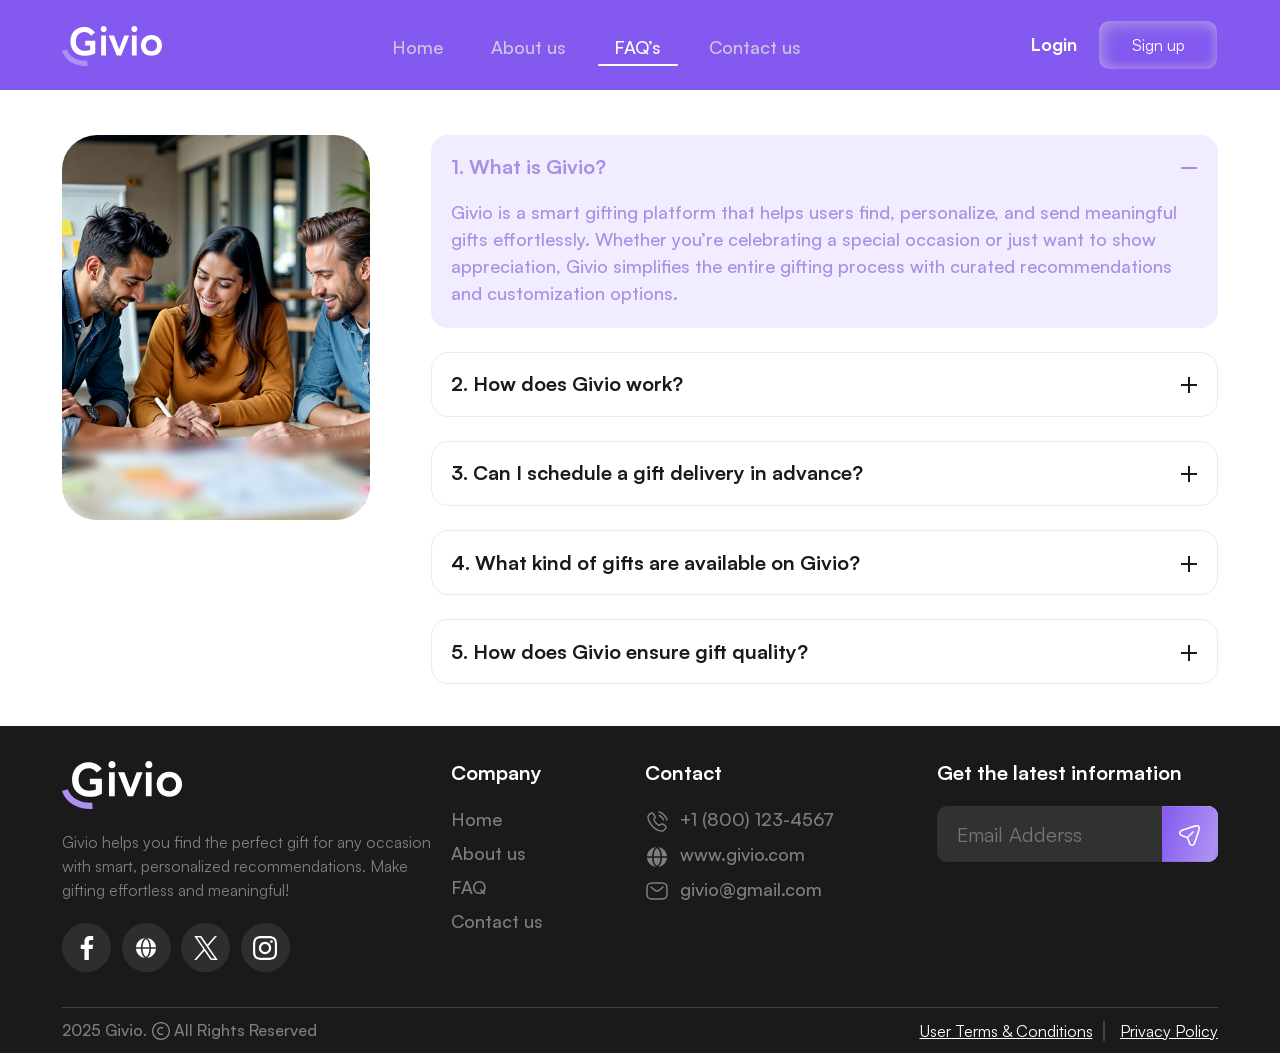
<file: faq.html>
<!DOCTYPE html>
<html lang="en">
  <head>
    <meta charset="UTF-8" />
    <meta http-equiv="X-UA-Compatible" content="IE=edge" />
    <meta name="viewport" content="width=device-width, initial-scale=1.0" />
    <meta name="viewport" content="width=device-width, initial-scale=1.0" />
    <meta name="title" content="Givio - Smart Gift Recommendations" />
    <meta
      name="description"
      content="Discover the perfect gift for any occasion with Givio, the smart gift recommendation platform. Curated suggestions based on preferences, trends, and unique interests make gifting effortless and meaningful."
    />
    <meta
      name="keywords"
      content="gift recommendations, personalized gifts, smart gifting, birthday gifts, anniversary gifts, holiday gifts, special occasion gifts, curated gifts"
    />
    <meta name="author" content="Givio" />
    <meta name="robots" content="index, follow" />
    <meta property="og:title" content="Givio - Smart Gift Recommendations" />
    <meta
      property="og:description"
      content="Find the perfect gift for birthdays, holidays, and special moments with Givio. Personalized and effortless gifting made simple."
    />
    <meta property="og:image" content="" />
    <meta property="og:url" content="" />
    <meta property="og:type" content="website" />
    <meta name="twitter:card" content="summary_large_image" />
    <meta name="twitter:title" content="Givio - Smart Gift Recommendations" />
    <meta
      name="twitter:description"
      content="Givio makes finding the perfect gift effortless with curated suggestions tailored to your needs."
    />
    <meta name="twitter:image" content="" />
    <title>FAQ | Givio</title>
    <link rel="stylesheet" href="./assets/css/style.css" />
    <link
      rel="icon"
      type="image/png"
      href="./assets/images/favicon/favicon-96x96.png"
      sizes="96x96"
    />
    <link
      rel="icon"
      type="image/svg+xml"
      href="./assets/images/favicon/favicon.svg"
    />
    <link rel="shortcut icon" href="./assets/images/favicon/favicon.ico" />
    <link
      rel="apple-touch-icon"
      sizes="180x180"
      href="./assets/images/favicon/apple-touch-icon.png"
    />
    <link rel="manifest" href="./site.webmanifest" />
  </head>
  <body>
    <!-- HEADER STARTS -->
    <header
      class="header-section position-fixed w-100 top-0 d-flex justify-content-center align-items-center header-bg"
    >
      <div class="container">
        <div class="d-flex justify-content-between align-items-center">
          <a href="index.html" class="logo-wrap w-100">
            <img
              src="./assets/images/logo/logo.svg"
              alt="Givio"
              class="w-100 h-100"
            />
          </a>
          <nav>
            <div class="header-overlay"></div>
            <ul class="header-nav-list d-flex align-items-center">
              <li>
                <a href="index.html" class="header-link h5 mb-0 fw-medium"
                  >Home</a
                >
              </li>
              <li>
                <a href="about-us.html" class="header-link h5 mb-0 fw-medium"
                  >About us</a
                >
              </li>
              <li>
                <a href="faq.html" class="header-link h5 mb-0 fw-medium active"
                  >FAQ’s</a
                >
              </li>
              <li>
                <a href="contact-us.html" class="header-link h5 mb-0 fw-medium"
                  >Contact us</a
                >
              </li>
            </ul>
          </nav>
          <div class="d-flex align-items-center gap-4 gap-sm-5">
            <a href="" class="h5 mb-0 fw-bold text-white mob-btn"
              ><span class="d-none d-lg-flex">Login</span
              ><span data-icon="iconLogin" class="d-flex d-lg-none"></span
            ></a>
            <a href="" class="custom-btn white-gradient-btn text-white mob-btn"
              ><span class="d-none d-lg-flex">Sign up</span
              ><span data-icon="iconRegister" class="d-flex d-lg-none"> </span
            ></a>
            <div
              class="hamburger d-block d-lg-none z-2 cursor-pointer"
              id="hamburger"
            >
              <div class="hamburger-line"></div>
              <div class="hamburger-line"></div>
              <div class="hamburger-line"></div>
            </div>
          </div>
        </div>
      </div>
    </header>
    <!-- HEADER ENDS -->
    <section class="section-xl-pb faq-section section-top-spacing">
      <div class="container">
        <div
          class="d-flex flex-column flex-lg-row align-items-start faq-section-inner"
        >
          <div
            class="faq-imageWrapper ratio overflow-hidden position-relative radius-xl"
          >
            <img
              class="faq-image w-100 h-100 object-fit-cover"
              src="./assets/images/covers/faq-image.jpg"
              alt="frequently asked questions"
            />
          </div>
          <div
            class="accordion-wrapper accordion d-flex flex-column"
            id="accordionExample"
          >
            <div class="accordion-item show">
              <h3 class="accordion-header">
                <button
                  class="h3 fw-bold d-flex justify-content-between align-items-center accordion-button text-black-shade mb-0"
                  type="button"
                  data-bs-toggle="collapse"
                  data-bs-target="#itemOne"
                  aria-expanded="true"
                  aria-controls="itemOne"
                >
                  <span>1. What is Givio?</span>
                  <div class="plus-icon">
                    <span class="line"></span>
                    <span class="line"></span>
                  </div>
                </button>
              </h3>
              <div
                id="itemOne"
                class="accordion-collapse collapse show"
                data-bs-parent="#accordionExample"
              >
                <p class="big mb-0 fw-medium accordion-body text-dull-lavender">
                  Givio is a smart gifting platform that helps users find,
                  personalize, and send meaningful gifts effortlessly. Whether
                  you’re celebrating a special occasion or just want to show
                  appreciation, Givio simplifies the entire gifting process with
                  curated recommendations and customization options.
                </p>
              </div>
            </div>
            <div class="accordion-item">
              <h3 class="accordion-header">
                <button
                  class="collapsed fw-bold d-flex justify-content-between align-items-center h3 accordion-button text-black-shade mb-0"
                  type="button"
                  data-bs-toggle="collapse"
                  data-bs-target="#itemTwo"
                  aria-expanded="false"
                  aria-controls="itemTwo"
                >
                  <span>2. How does Givio work?</span>
                  <div class="plus-icon">
                    <span class="line"></span>
                    <span class="line"></span>
                  </div>
                </button>
              </h3>
              <div
                id="itemTwo"
                class="accordion-collapse collapse"
                data-bs-parent="#accordionExample"
              >
                <p class="big mb-0 fw-medium accordion-body text-dull-lavender">
                  Givio is a smart gifting platform that helps users find,
                  personalize, and send meaningful gifts effortlessly. Whether
                  you’re celebrating a special occasion or just want to show
                  appreciation, Givio simplifies the entire gifting process with
                  curated recommendations and customization options.
                </p>
              </div>
            </div>
            <div class="accordion-item">
              <h3 class="accordion-header">
                <button
                  class="collapsed fw-bold d-flex justify-content-between align-items-center h3 accordion-button text-black-shade mb-0"
                  type="button"
                  data-bs-toggle="collapse"
                  data-bs-target="#itemThree"
                  aria-expanded="false"
                  aria-controls="itemThree"
                >
                  <span> 3. Can I schedule a gift delivery in advance?</span>
                  <div class="plus-icon">
                    <span class="line"></span>
                    <span class="line"></span>
                  </div>
                </button>
              </h3>
              <div
                id="itemThree"
                class="accordion-collapse collapse"
                data-bs-parent="#accordionExample"
              >
                <p class="big mb-0 fw-medium accordion-body text-dull-lavender">
                  Givio is a smart gifting platform that helps users find,
                  personalize, and send meaningful gifts effortlessly. Whether
                  you’re celebrating a special occasion or just want to show
                  appreciation, Givio simplifies the entire gifting process with
                  curated recommendations and customization options.
                </p>
              </div>
            </div>
            <div class="accordion-item">
              <h3 class="accordion-header">
                <button
                  class="collapsed fw-bold d-flex justify-content-between align-items-center h3 accordion-button text-black-shade mb-0"
                  type="button"
                  data-bs-toggle="collapse"
                  data-bs-target="#itemFour"
                  aria-expanded="false"
                  aria-controls="itemFour"
                >
                  4. What kind of gifts are available on Givio?
                  <div class="plus-icon">
                    <span class="line"></span>
                    <span class="line"></span>
                  </div>
                </button>
              </h3>
              <div
                id="itemFour"
                class="accordion-collapse collapse"
                data-bs-parent="#accordionExample"
              >
                <p class="big mb-0 fw-medium accordion-body text-dull-lavender">
                  Givio is a smart gifting platform that helps users find,
                  personalize, and send meaningful gifts effortlessly. Whether
                  you’re celebrating a special occasion or just want to show
                  appreciation, Givio simplifies the entire gifting process with
                  curated recommendations and customization options.
                </p>
              </div>
            </div>
            <div class="accordion-item">
              <h3 class="accordion-header">
                <button
                  class="collapsed fw-bold d-flex justify-content-between align-items-center h3 accordion-button text-black-shade mb-0"
                  type="button"
                  data-bs-toggle="collapse"
                  data-bs-target="#itemFive"
                  aria-expanded="false"
                  aria-controls="itemFive"
                >
                  <span>5. How does Givio ensure gift quality?</span>
                  <div class="plus-icon">
                    <span class="line"></span>
                    <span class="line"></span>
                  </div>
                </button>
              </h3>
              <div
                id="itemFive"
                class="accordion-collapse collapse"
                data-bs-parent="#accordionExample"
              >
                <p class="big mb-0 fw-medium accordion-body text-dull-lavender">
                  Givio is a smart gifting platform that helps users find,
                  personalize, and send meaningful gifts effortlessly. Whether
                  you’re celebrating a special occasion or just want to show
                  appreciation, Givio simplifies the entire gifting process with
                  curated recommendations and customization options.
                </p>
              </div>
            </div>
          </div>
        </div>
      </div>
    </section>
    <!-- FOOTER STARTS -->
    <footer class="bg-black-shade">
      <div class="container">
        <div class="footer-content-info section-lg-py">
          <div class="row">
            <div class="col-12 col-md-6 col-lg-4 col-xl-4 col-xxl-4">
              <a href="./index.html" class="footer-logo w-100 d-flex">
                <img
                  class="w-100"
                  src="./assets/images/logo/logo.svg"
                  alt="logo"
                />
              </a>
              <p class="footer-text font-primary mt-4 mt-md-5 mb-0">
                Givio helps you find the perfect gift for any occasion with
                smart, personalized recommendations. Make gifting effortless and
                meaningful!
              </p>
              <div class="d-flex align-items-center gap-4 mt-4 mt-md-5">
                <a
                  href="https://www.facebook.com/"
                  target="_blank"
                  class="footer-social-icon-wrapper flex-center"
                  ><span
                    class="footer-social-icon flex-center"
                    data-icon="iconFacebook"
                  ></span
                ></a>
                <a
                  href="https://www.google.com/"
                  target="_blank"
                  class="footer-social-icon-wrapper flex-center"
                  ><span
                    class="footer-social-icon flex-center"
                    data-icon="iconGlobal"
                  ></span
                ></a>
                <a
                  href="https://x.com/"
                  target="_blank"
                  class="footer-social-icon-wrapper flex-center"
                  ><span
                    class="footer-social-icon flex-center"
                    data-icon="iconX"
                  ></span
                ></a>
                <a
                  href="https://www.instagram.com/"
                  target="_blank"
                  class="footer-social-icon-wrapper flex-center"
                  ><span
                    class="footer-social-icon flex-center"
                    data-icon="iconInstagram"
                  ></span
                ></a>
              </div>
            </div>
            <div class="col-12 col-sm-6 col-md-3 col-lg-2 col-xl-2 col-xxl-2">
              <div class="mt-5 mt-md-0">
                <h4 class="text-white fw-bold mb-0">Company</h4>
                <div
                  class="mt-4 mt-md-5 d-flex flex-column gap-3 footer-link-wrapper"
                >
                  <a href="./index.html" class="fw-medium p big">Home</a>
                  <a href="./about-us.html" class="fw-medium p big">About us</a>
                  <a href="./faq.html" class="fw-medium p big">FAQ</a>
                  <a href="./contact-us.html" class="fw-medium p big"
                    >Contact us</a
                  >
                </div>
              </div>
            </div>
            <div class="col-12 col-sm-6 col-md-3 col-lg-3 col-xl-3 col-xxl-2">
              <div class="mt-5 mt-md-0">
                <h4 class="text-white fw-bold mb-0">Contact</h4>
                <div
                  class="mt-4 mt-md-5 d-flex flex-column gap-3 footer-link-wrapper"
                >
                  <a
                    href="tel:+1 (800) 123-4567"
                    class="d-flex align-center gap-4 fw-medium p big"
                    ><span data-icon="iconCall"></span>+1 (800) 123-4567</a
                  >
                  <a
                    href="https://www.google.com/"
                    target="_blank"
                    class="d-flex align-center gap-4 fw-medium p big"
                    ><span data-icon="iconGlobal"></span>www.givio.com</a
                  >
                  <a
                    href="mailto:givio@gmail.com"
                    class="d-flex align-center gap-4 fw-medium p big"
                    ><span data-icon="iconMail"></span>givio@gmail.com</a
                  >
                </div>
              </div>
            </div>
            <div class="col-12 col-md-6 col-lg-3 col-xl-3 col-xxl-4">
              <div class="mt-5 mt-lg-0">
                <h4 class="text-white fw-bold mb-0">
                  Get the latest information
                </h4>
                <div class="mt-4 mt-md-5">
                  <div
                    class="dark-input input d-flex gap-3 align-items-center position-relative overflow-hidden"
                  >
                    <input
                      type="text"
                      name="input"
                      placeholder="Email Adderss"
                    />
                    <button
                      class="custom-btn purple-gradient-btn email-submit-btn position-absolute end-0"
                    >
                      <span data-icon="iconTelegram"></span>
                    </button>
                  </div>
                </div>
              </div>
            </div>
          </div>
        </div>
      </div>
      <div class="copyright-content">
        <div class="container">
          <div class="copyright-content-info py-4">
            <div
              class="d-flex align-items-center justify-content-center justify-content-md-between flex-wrap flex-md-nowrap gap-3"
            >
              <h6 class="footer-text mb-0 d-flex align-items-center gap-2">
                2025 Givio. <span data-icon="iconCopyright"></span> All Rights
                Reserved
              </h6>
              <div class="terms-and-conditions">
                <ul class="d-flex align-items-center gap-2">
                  <li class="terms-link position-relative p">
                    <a
                      href="javascript:void(0)"
                      class="text-decoration-underline"
                      >User Terms & Conditions</a
                    >
                  </li>
                  <li class="terms-link position-relative p">
                    <a
                      href="javascript:void(0)"
                      class="text-decoration-underline"
                      >Privacy Policy</a
                    >
                  </li>
                </ul>
              </div>
            </div>
          </div>
        </div>
      </div>
    </footer>
    <!-- FOOTER ENDS -->
    <script src="./assets/js/swiper-bundle.min.js"></script>
    <script src="./assets/js/bootstrap.bundle.min.js"></script>
    <script src="./assets/js/icons.js"></script>
    <script src="./assets/js/custom.js"></script>
  </body>
</html>
</file>
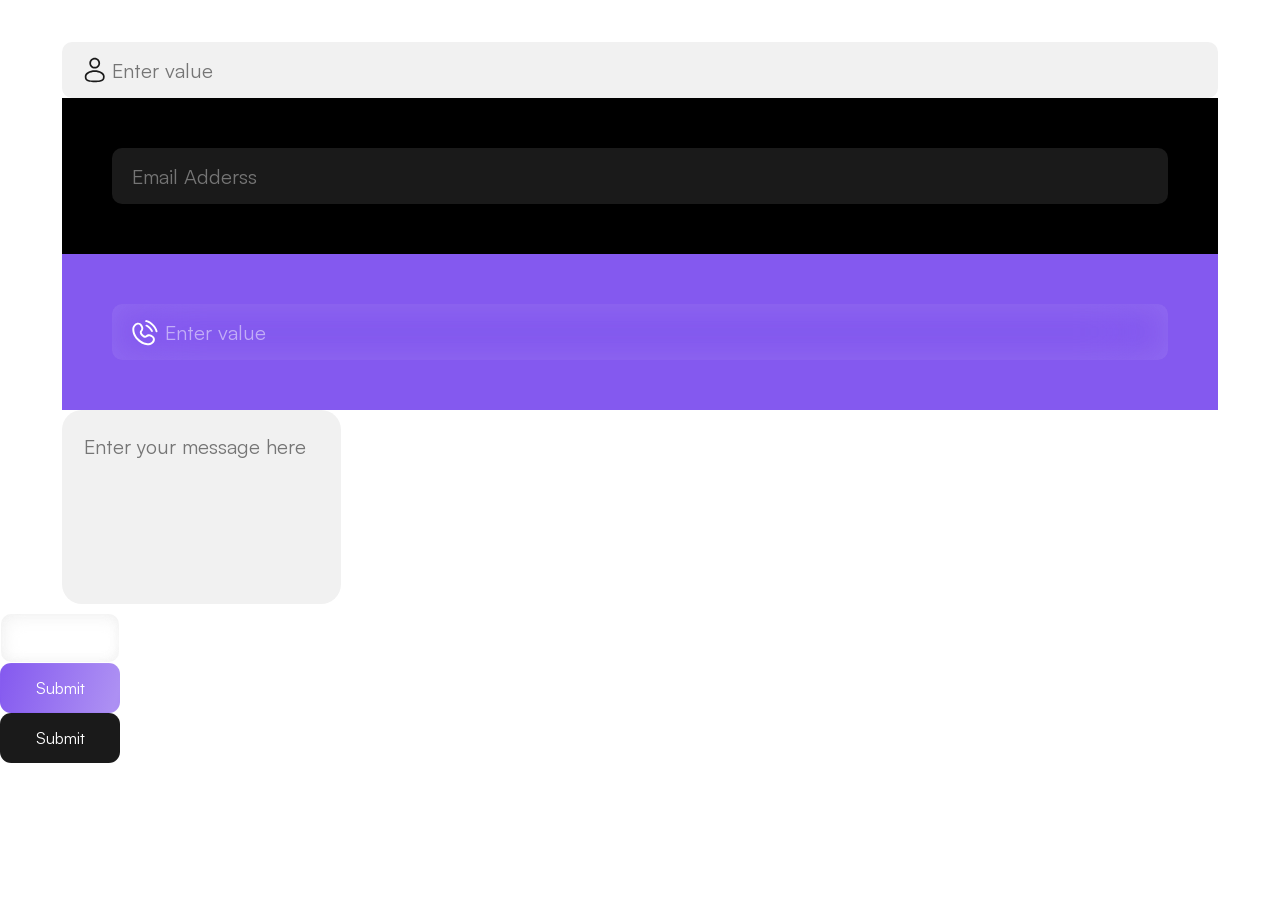
<file: styleguide.html>
<!DOCTYPE html>
<html lang="en">
  <head>
    <meta charset="UTF-8" />
    <meta http-equiv="X-UA-Compatible" content="IE=edge" />
    <meta name="viewport" content="width=device-width, initial-scale=1.0" />
    <link rel="stylesheet" href="./assets/css/style.css" />
    <title>StyleGuide | Givio</title>
  </head>
  <body>
    <div class="container section-xl-mt flex flex-column gap-5">
      <!-- LIGHT INPUT  -->
      <div class="light-input input d-flex gap-3 align-items-center">
        <svg
          width="22"
          height="26"
          viewBox="0 0 22 26"
          fill="none"
          xmlns="http://www.w3.org/2000/svg"
        >
          <path
            fill-rule="evenodd"
            clip-rule="evenodd"
            d="M11.0005 0.458344C7.9399 0.458344 5.45882 2.93943 5.45882 6.00001C5.45882 9.06059 7.9399 11.5417 11.0005 11.5417C14.0611 11.5417 16.5421 9.06059 16.5421 6.00001C16.5421 2.93943 14.0611 0.458344 11.0005 0.458344ZM7.20882 6.00001C7.20882 3.90593 8.9064 2.20834 11.0005 2.20834C13.0946 2.20834 14.7921 3.90593 14.7921 6.00001C14.7921 8.09409 13.0946 9.79168 11.0005 9.79168C8.9064 9.79168 7.20882 8.09409 7.20882 6.00001Z"
            fill="#1A1A1A"
          />
          <path
            fill-rule="evenodd"
            clip-rule="evenodd"
            d="M11.0005 13.2917C8.30134 13.2917 5.81456 13.9052 3.97184 14.9417C2.15655 15.9628 0.792149 17.5104 0.792149 19.4167L0.792071 19.5356C0.790753 20.8911 0.789099 22.5923 2.2813 23.8075C3.01568 24.4055 4.04304 24.8308 5.43106 25.1117C6.82295 25.3935 8.63708 25.5417 11.0005 25.5417C13.3639 25.5417 15.178 25.3935 16.5699 25.1117C17.9579 24.8308 18.9853 24.4055 19.7197 23.8075C21.2119 22.5923 21.2102 20.8911 21.2089 19.5356L21.2088 19.4167C21.2088 17.5104 19.8444 15.9628 18.0291 14.9417C16.1864 13.9052 13.6996 13.2917 11.0005 13.2917ZM2.54215 19.4167C2.54215 18.4234 3.26709 17.346 4.8298 16.467C6.36508 15.6034 8.54497 15.0417 11.0005 15.0417C13.456 15.0417 15.6359 15.6034 17.1712 16.467C18.7339 17.346 19.4588 18.4234 19.4588 19.4167C19.4588 20.9424 19.4118 21.8013 18.6146 22.4505C18.1823 22.8025 17.4597 23.1461 16.2227 23.3965C14.9896 23.6461 13.3037 23.7917 11.0005 23.7917C8.69722 23.7917 7.01134 23.6461 5.77824 23.3965C4.54126 23.1461 3.81862 22.8025 3.38634 22.4505C2.58918 21.8013 2.54215 20.9424 2.54215 19.4167Z"
            fill="#1A1A1A"
          />
        </svg>

        <input type="text" name="input" placeholder="Enter value" />
      </div>

      <!-- DARK INPUT  -->
      <div class="demo">
        <div class="dark-input input d-flex gap-3 align-items-center">
          <input type="text" name="input" placeholder="Email Adderss" />
        </div>
      </div>
      <!-- TRANSPARENT INPUT  -->
      <div class="temp">
        <div class="transparent-input input d-flex gap-3 align-items-center">
          <svg
            width="27"
            height="27"
            viewBox="0 0 27 27"
            fill="none"
            xmlns="http://www.w3.org/2000/svg"
          >
            <path
              d="M13.6799 1.50701C13.7682 0.961825 14.2835 0.591992 14.8287 0.680256C14.8625 0.686715 14.9711 0.707009 15.0279 0.719679C15.1417 0.745017 15.3004 0.784027 15.4983 0.841662C15.894 0.956919 16.4468 1.14679 17.1103 1.45097C18.4387 2.05998 20.2064 3.12532 22.0408 4.95972C23.8752 6.79412 24.9406 8.56187 25.5496 9.89024C25.8537 10.5537 26.0436 11.1065 26.1589 11.5022C26.2165 11.7001 26.2555 11.8588 26.2809 11.9726C26.2935 12.0295 26.3028 12.0752 26.3092 12.1089L26.3169 12.1505C26.4052 12.6957 26.0387 13.2324 25.4935 13.3206C24.9499 13.4086 24.4378 13.0406 24.3473 12.498C24.3445 12.4834 24.3369 12.4443 24.3287 12.4073C24.3122 12.3335 24.2838 12.2164 24.2387 12.0615C24.1484 11.7518 23.9917 11.2913 23.7315 10.7237C23.2117 9.59 22.2771 8.02442 20.6266 6.37393C18.9761 4.72345 17.4105 3.78879 16.2768 3.26902C15.7092 3.00881 15.2488 2.8521 14.939 2.76187C14.7841 2.71676 14.5895 2.67208 14.5156 2.65563C13.973 2.5652 13.5919 2.05064 13.6799 1.50701Z"
              fill="white"
            />
            <path
              fill-rule="evenodd"
              clip-rule="evenodd"
              d="M13.9816 6.1063C14.1333 5.57526 14.6868 5.26777 15.2178 5.4195L14.9431 6.38102C15.2178 5.4195 15.2178 5.4195 15.2178 5.4195L15.2197 5.42005L15.2218 5.42064L15.2262 5.42193L15.2365 5.42502L15.2629 5.43324C15.283 5.43967 15.3081 5.44804 15.3381 5.45866C15.398 5.47991 15.4771 5.51013 15.5742 5.55174C15.7684 5.63498 16.0338 5.76354 16.3599 5.95649C17.0125 6.34274 17.9034 6.98431 18.95 8.03093C19.9966 9.07756 20.6382 9.96848 21.0245 10.6211C21.2174 10.9471 21.346 11.2125 21.4292 11.4068C21.4708 11.5039 21.501 11.583 21.5223 11.6429C21.5329 11.6728 21.5413 11.6979 21.5477 11.718L21.5559 11.7444L21.559 11.7547L21.5603 11.7592L21.5609 11.7612C21.5609 11.7612 21.5615 11.7632 20.5999 12.0379L21.5615 11.7632C21.7132 12.2942 21.4057 12.8477 20.8747 12.9994C20.3481 13.1498 19.7995 12.8488 19.6424 12.3261L19.6374 12.3117C19.6303 12.2917 19.6156 12.2522 19.5909 12.1946C19.5416 12.0795 19.4521 11.8912 19.3033 11.6397C19.006 11.1374 18.4691 10.3784 17.5358 9.44515C16.6025 8.51188 15.8435 7.97494 15.3412 7.67764C15.0898 7.52882 14.9015 7.43936 14.7863 7.39003C14.7287 7.36534 14.6893 7.35063 14.6693 7.34352L14.6549 7.33859C14.1321 7.18142 13.8311 6.63282 13.9816 6.1063Z"
              fill="white"
            />
            <path
              fill-rule="evenodd"
              clip-rule="evenodd"
              d="M2.67701 4.87603C4.9171 2.63594 8.69729 2.80623 10.257 5.60106L11.1224 7.15163C12.141 8.97672 11.7069 11.2795 10.2158 12.7888C10.196 12.816 10.0907 12.9692 10.0776 13.237C10.0609 13.5788 10.1823 14.3691 11.4068 15.5937C12.631 16.8179 13.4213 16.9395 13.7632 16.9229C14.0311 16.9099 14.1845 16.8046 14.2118 16.7847C15.7211 15.2936 18.0238 14.8596 19.8489 15.8781L21.3995 16.7435C24.1943 18.3032 24.3646 22.0834 22.1245 24.3235C20.9263 25.5217 19.3331 26.5864 17.4608 26.6574C14.6862 26.7626 10.0792 26.046 5.51687 21.4837C0.954492 16.9213 0.237976 12.3143 0.34316 9.53973C0.414137 7.66746 1.47879 6.07424 2.67701 4.87603ZM8.51061 6.57572C7.71192 5.14459 5.56566 4.8158 4.09122 6.29024C3.05743 7.32404 2.38533 8.46512 2.34172 9.61549C2.25401 11.9293 2.82526 15.9636 6.93108 20.0694C11.0369 24.1753 15.0712 24.7465 17.385 24.6588C18.5354 24.6152 19.6765 23.9431 20.7103 22.9093C22.1847 21.4349 21.8559 19.2886 20.4248 18.4899L18.8742 17.6246C17.9097 17.0863 16.5549 17.2699 15.6038 18.221C15.5103 18.3143 14.9156 18.8692 13.8603 18.9206C12.7801 18.9731 11.4724 18.4877 9.99262 17.0079C8.51234 15.5276 8.02711 14.2196 8.08001 13.1392C8.13168 12.0838 8.68664 11.4897 8.77951 11.3968C9.73059 10.4457 9.91426 9.09084 9.37596 8.12629L8.51061 6.57572Z"
              fill="white"
            />
          </svg>

          <input type="text" name="input" placeholder="Enter value" />
        </div>
      </div>

      <!-- TEXTAREA -->
      <textarea
        class="light-input textarea"
        placeholder="Enter your message here"
        rows="5"
      ></textarea>
    </div>

    <!-- BUTTON -->
    <button class="custom-btn white-gradient-btn">Sign in</button>
    <button class="custom-btn purple-gradient-btn">Submit</button>
    <button class="custom-btn dark-btn">Submit</button>
    <!-- BUTTON -->
  </body>
</html>
</file>
<file: assets/css/style.css>
@import url(./swiper-bundle.min.css);
@import url(./bootstrap.min.css);
@import url(./font.css);
@import url(./variable.css);
@import url(./default.css);
@import url(./responsive.css);
</file>
